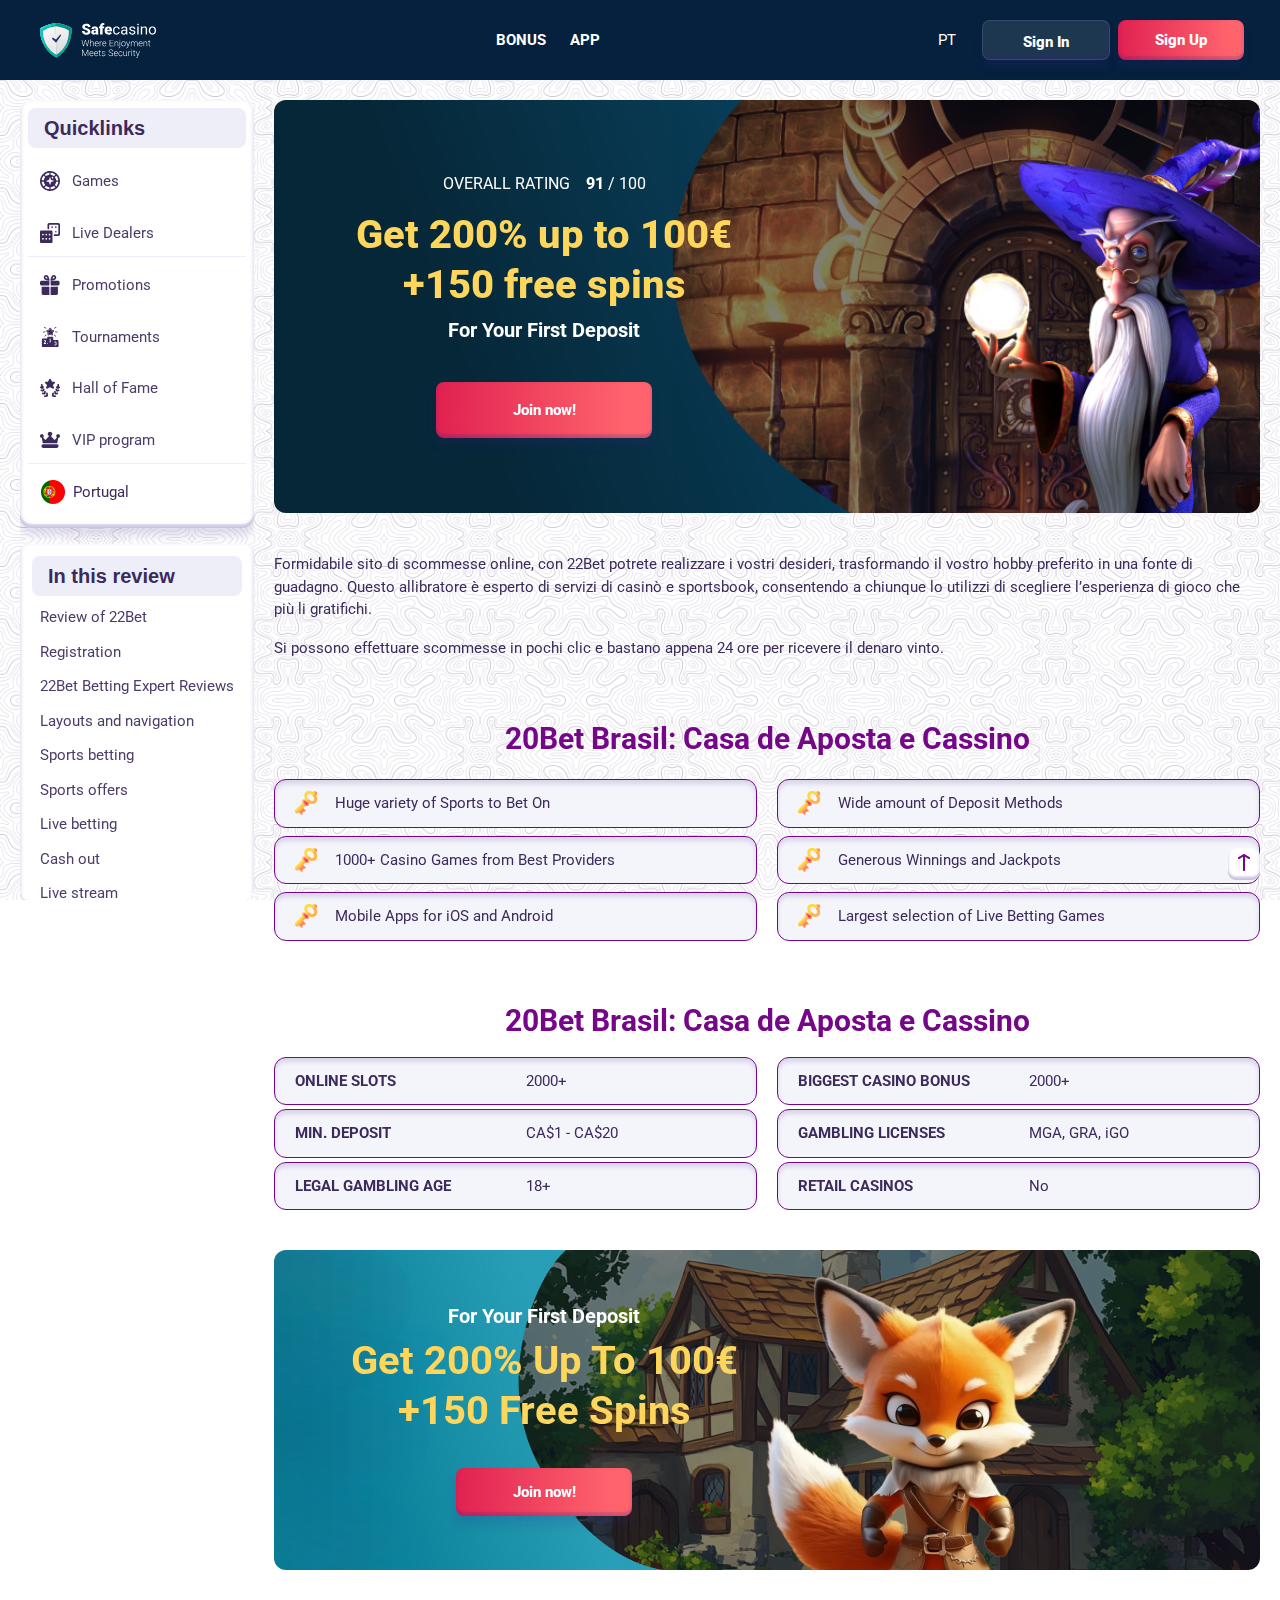
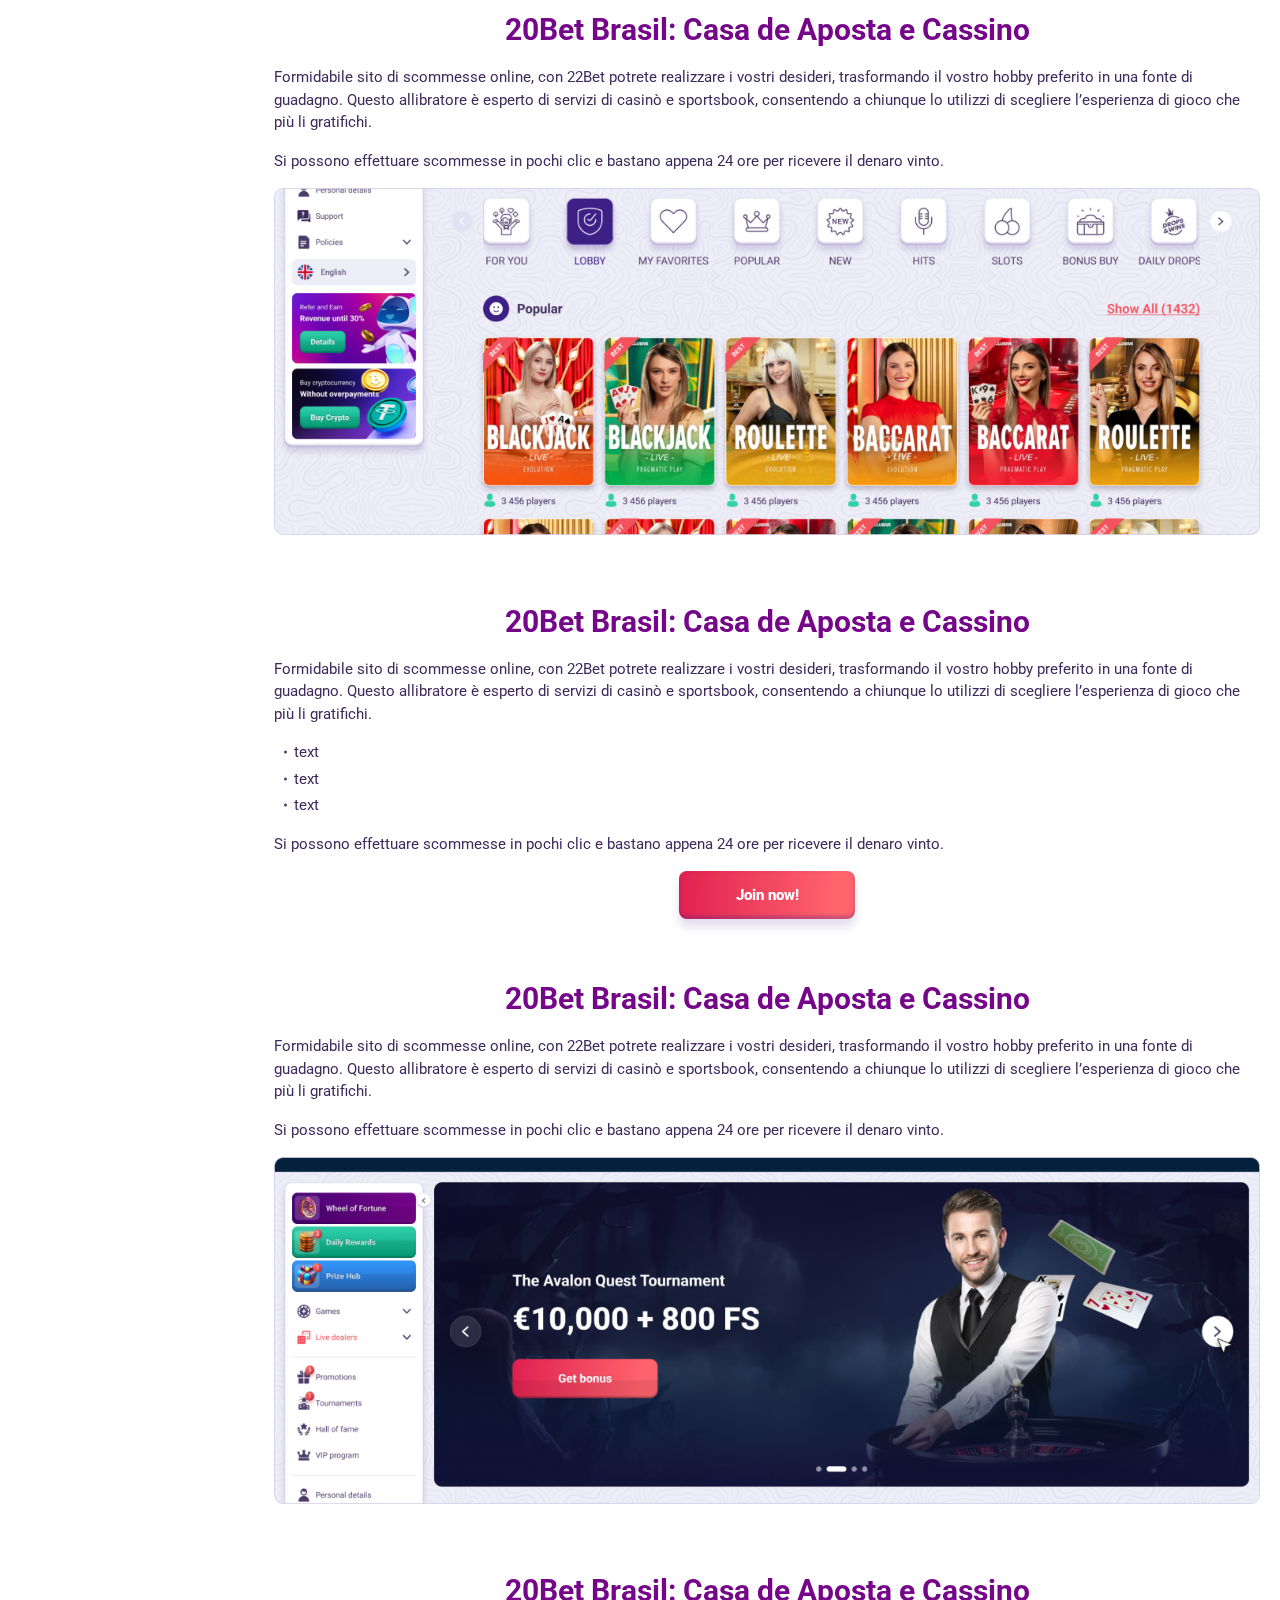
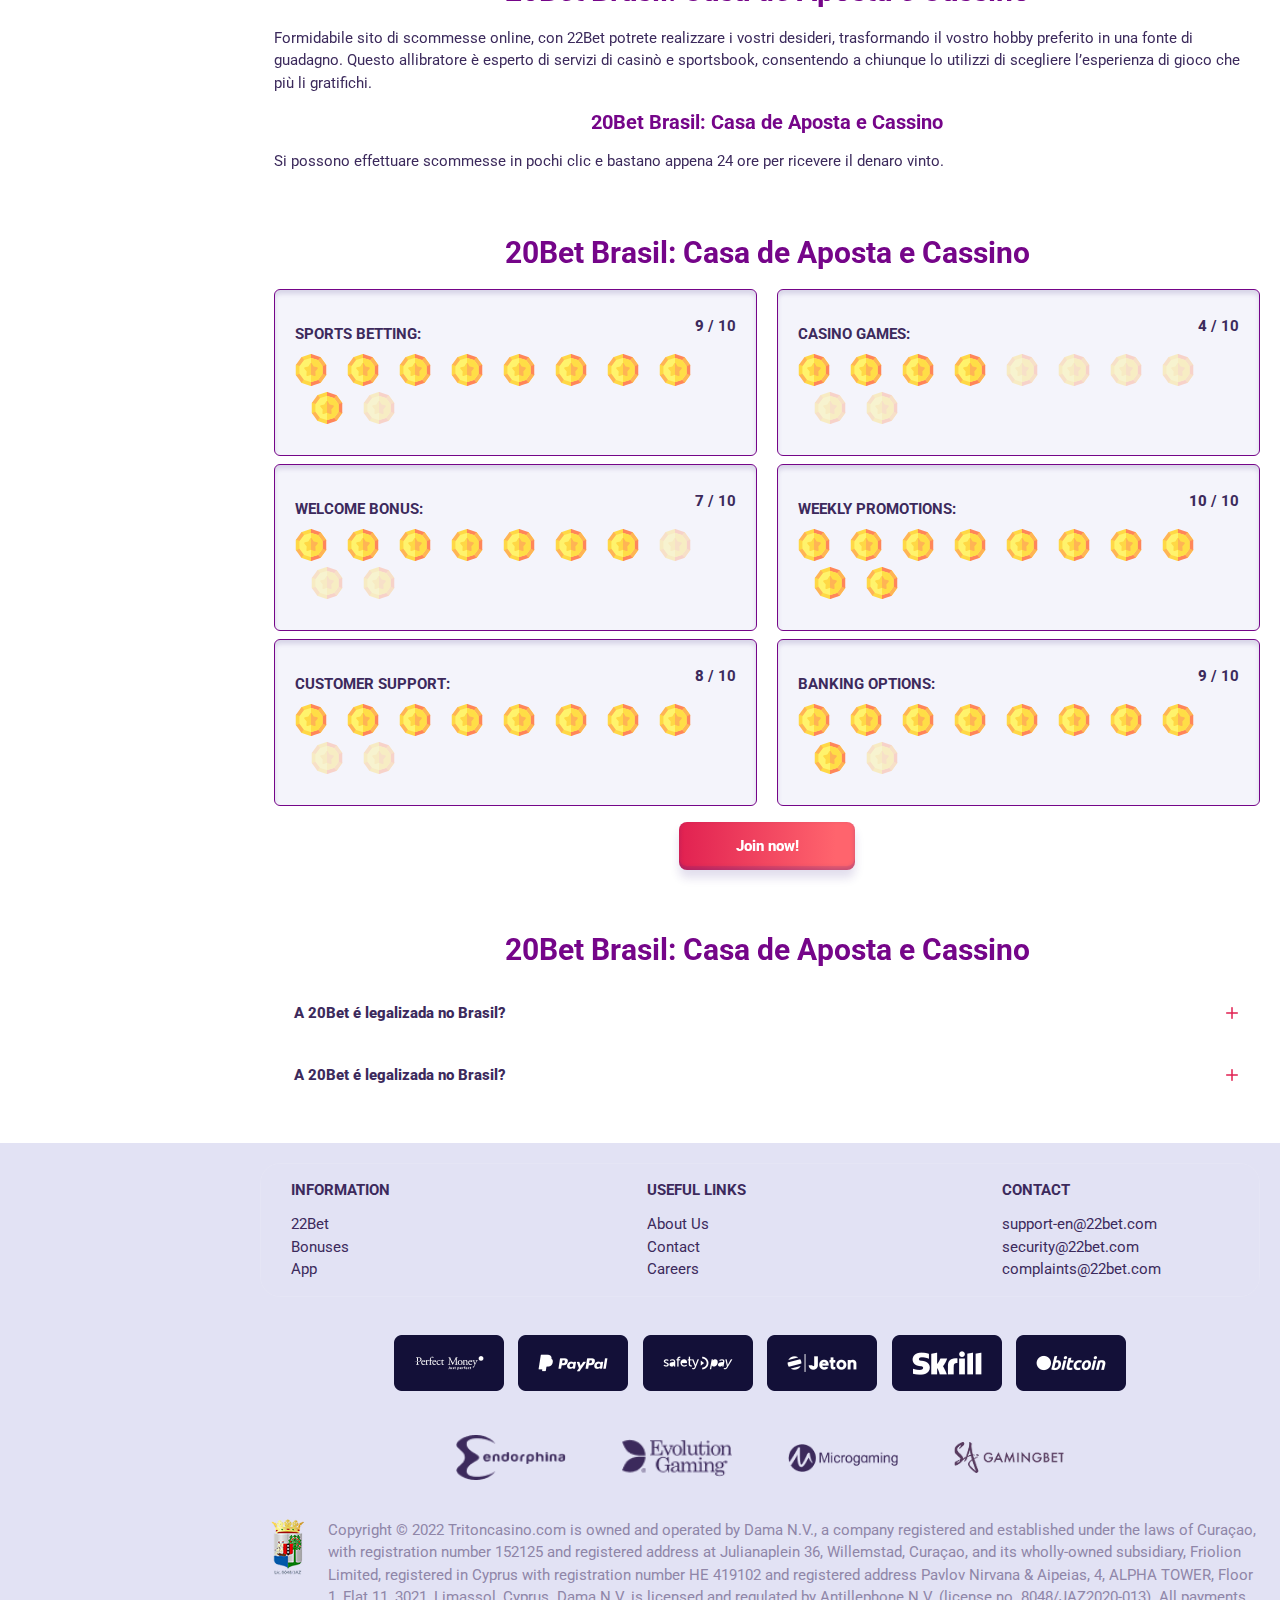
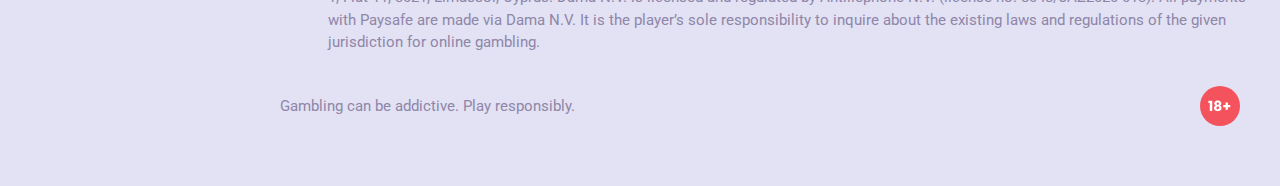
<file: index.html>
<!DOCTYPE html>
<html lang="pt">
  <head>
    <meta charset="UTF-8" />
    <meta name="viewport" content="width=device-width, initial-scale=1.0" />
    <title>Get 200% up to 100€
      +150 free spins</title>
    <meta
      name="description"
      content="A 20Bet apostas online é a novidade mais relevante no mercado de apostas do Brasil"
    />
    <meta property="og:site_name" content="Slotsgem Casino" />
    <meta
      property="og:title"
      content="Get 200% up to 100€
      +150 free spins"
    />
    <meta property="og:type" content="website" />
    <meta property="og:url" content="http://safecasino.com.pt/" />
    <meta property="og:image" content />
    <meta property="og:image:alt" content />
    <meta property="og:locale" content="pt" />
    <meta
      property="og:description"
      content="A 20Bet apostas online é a novidade mais relevante no mercado de apostas do Brasil"
    />
    <link rel="preconnect" href="https://fonts.googleapis.com" />
    <link rel="preconnect" href="https://fonts.gstatic.com" crossorigin />
    <link
      href="https://fonts.googleapis.com/css2?family=Poppins:wght@400;500;600;700;900&family=Roboto&family=Roboto+Condensed:ital,wght@0,100..900;1,100..900&display=swap"
      rel="stylesheet"
    />
    <link rel="stylesheet" href="./css/reset.css" />
    <link rel="stylesheet" href="./css/main.css" />
    <link rel="stylesheet" href="./css/media.css" />
    <link rel="icon" href="./images/favicon.png" type="image/x-icon" />
     <script src="https://code.jquery.com/jquery-3.6.1.min.js" integrity="sha256-o88AwQnZB+VDvE9tvIXrMQaPlFFSUTR+nldQm1LuPXQ=" crossorigin="anonymous"></script>
  </head>
  <body>
    <header class="header">
      <section class="content header__content">
        <a href="./index.html" class="logo header__logo"
          ><img src="./images/logo.svg" alt="logo" title=""
        /></a>
        <button class="header__btn-menu">
          <svg
            width="16px"
            height="16px"
            viewBox="0 0 16 16"
            xmlns="http://www.w3.org/2000/svg"
          >
            <rect y="0" width="16" height="3" rx="1.5"></rect>
            <rect y="6.5" width="16" height="3" rx="1.5"></rect>
            <rect y="13" width="16" height="3" rx="1.5"></rect>
          </svg>
        </button>
        <nav class="menu header__menu">
          <ul class="header__menu-list">
            <li><a href="./bonus.html">Bonus</a></li>
            <li><a href="./app.html">App</a></li>
          </ul>
          <div class="header__btn">
            <a
              href="#"
              class="header__button header__button-login header__btn-login"
              >Sign In
            </a>
            <a
              href="#"
              class="header__button header__button-signin header__btn-signin"
              >Sign Up</a
            >
          </div>
          <a class="sidebar__country sidebar__country-menu " href="#">
            <span><img src="./images/flag.png" alt="Sweden Flag" title /></span>
            <span>Portugal</span>
          </a>
        </nav>
        <a class="header__country" href="#">
          <span>pt</span>
        </a>
        <a href="#" class="header__button header__button-login">Sign In </a>
        <a href="#" class="header__button header__button-signin">Sign Up</a>
        
      </section>
    </header>
 <main class="main">
        <aside class="sidebar-wrapper">
            <section class="content sidebar">
              <nav class="menu sidebar__menu">
                <button class="sidebar__nav-button">
                  Quicklinks
                </button>
                <ul>
                  <li >
                    <a href="#" ><img class="icon-default" src="./images/sidebar/games.svg" alt=" Games"  title/>
                      Games</a>
                    
                  </li>
                  <li >
                    <a href="#" ><img class="icon-default" src="./images/sidebar/live.svg" alt="Live Dealers"  title/>
                      
                     Live Dealers</a>
                  </li>
                  <li >
                    <a href="#" > <img class="icon-default" src="./images/sidebar/promotions.svg"  alt="Promotions"  title/>
                      
                      <span>Promotions</span></a>
                  </li> 
                  <li >
                    <a href="#" > <img class="icon-default" src="./images/sidebar/tournaments.svg"  alt="Promotions"  title/>
                      
                      <span>Tournaments</span></a>
                  </li>    
                 
                  <li >
                    <a href="#" ><img class="icon-default" src="./images/sidebar/hall.svg" alt="Hall of Fame" title>
                     
                      Hall of Fame</a>
                  </li>
                  <li >
                    <a href="" ><img class="icon-default" src="./images/sidebar/vip.svg" alt="vip" title/>
                      VIP program</a>
                  </li>
                  
                </ul>

                  <a class="sidebar__country" href="#">
          <span><img src="./images/flag.png" alt="Sweden Flag" title /></span>
          <span>Portugal</span>
        </a>
              </nav>
    
              <div class="sidebar__navigation">
                <button class="sidebar__links-button">
                  In this review
                </button>
                <div class="sidebar__links">
                  <ul class="sidebar__links-list">
                      <li ><a  href="#" title>Review of 22Bet</a></li>
                      <li ><a  href="#" title>Registration</a></li>
                      <li ><a  href="#" title>22Bet Betting Expert Reviews</a></li>
                      <li ><a  href="#" title>Layouts and navigation</a></li>
                      <li ><a  href="#" title>Sports betting</a></li>
                      <li ><a  href="#" title>Sports offers</a></li>
                      <li ><a  href="#" title>Live betting</a></li>
                      <li ><a  href="#" title>Cash out</a></li>
                      <li ><a  href="#" title>Live stream</a></li>
                  </ul>
                </div>
              </div>
            </section>
          </aside>
    
          <section class="content__wrapper">
            <section class="content hero hero__content">
              <div class="background hero__background">
                <img src="./images/main/bg-main.png" alt="hero" title />
              </div>
    
              <div class="hero__data">
                <div
                  class="hero__rating"
                  itemscope
                  itemtype="http://schema.org/Game"
                >
                  <p>Overall Rating</p>
                  <meta itemprop="name" content="http://safecasino.com.pt/" />
                  <span
                    itemprop="aggregateRating"
                    itemscope
                    itemtype="http://schema.org/AggregateRating"
                  >
                    <span itemprop="ratingValue"> 91 </span>
                    <span> / </span>
                    <span itemprop="bestRating"> 100 </span>
                    <meta itemprop="reviewCount" content="100" />
                  </span>
                </div>
                <h1 class="title general hero__title">
                  Get 200% up to 100€
                  +150 free spins <strong>for your first deposit</strong>
                </h1>
                <a href="#" class="button hero__button">Join now!</a>
              </div>
            </section>
            <section class="content page-nav">
              <div class="page-nav-button sidebar__links-button">
                In this review
              </div>
              <ul class="page-nav-list sidebar__links-list">
               
                <li ><a  href="#" title>Review of 22Bet</a></li>
                <li ><a  href="#" title>Registration</a></li>
                <li ><a  href="#" title>22Bet Betting Expert Reviews</a></li>
                <li ><a  href="#" title>Layouts and navigation</a></li>
                <li ><a  href="#" title>Sports betting</a></li>
                <li ><a  href="#" title>Sports offers</a></li>
                <li ><a  href="#" title>Live betting</a></li>
                <li ><a  href="#" title>Cash out</a></li>
                <li ><a  href="#" title>Live stream</a></li>
              </ul>
            </section>
            <section class="content article ">
          
                <p >
                  Formidabile sito di scommesse online, con 22Bet potrete realizzare i
                  vostri desideri, trasformando il vostro hobby preferito in una fonte
                  di guadagno. Questo allibratore è esperto di servizi di casinò e
                  sportsbook, consentendo a chiunque lo utilizzi di scegliere
                  l’esperienza di gioco che più li gratifichi.
                </p>
            
                <p >
                  Si possono effettuare scommesse in pochi clic e bastano appena 24 ore
                  per ricevere il denaro vinto.
                </p>
              </section> 
              <section class="content features">
                <h2 class="title high features__title">20Bet Brasil: Casa de Aposta e Cassino</h2>
                  <div class="features__list">
                    <div class="features__info">
                    <ul >
                      <li class="features__item">
                              Huge variety of Sports to Bet On
                      </li>
                      <li>
                        1000+ Casino Games from Best Providers
                      </li>
                      <li>
                        Mobile Apps for iOS and Android
                      </li>
                    </ul>
                    </div>
                   <div class="features__info">
                    <ul >
                      <li>
                        Wide amount of Deposit Methods
                      </li>
                      <li>
                        Generous Winnings and Jackpots
                      </li>
                      <li>
                       Largest selection of Live Betting Games
                      </li>
                    </ul>
                   </div>
                  </div>
              </section>  
              <section class="content about">
                <h2 class="title high about__title">20Bet Brasil: Casa de Aposta e Cassino</h2>
                <table class="about__table">
                  <tbody class="about__group">
                    
                      <tr>
                      <td>Online slots</td>
                      <td>2000+</td>
                     </tr>
                     
                     <tr>
                      <td>Min. deposit</td>
                      <td>CA$1 - CA$20</td>
                     </tr>
                     <tr>
                      <td>Legal gambling age</td>
                      <td>18+</td>
                    </tr>
                    </div>
                  </tbody>
                  <tbody class="about__group">
                       
                      <tr>
                        <td>Biggest casino bonus</td>
                        <td>2000+</td>
                       </tr>
                      <tr>
                        <td>Gambling licenses</td>
                        <td>MGA, GRA, iGO</td>
                      </tr>
                      <tr>
                        <td>Retail casinos</td>
                        <td>No</td>
                      </tr>
                    </div>
                  </tbody>
                </table>
              </section> 
         
              <section class="content banner">
                <div class="background banner__background">
                  
                  <img src="./images/main/banner-main.png" alt="banner" title />
                </div>
                <div class="banner__info">
                  <h2 class="title high banner__title-main">
                    for your first deposit
                    <strong> Get 200% up to 100€
                      +150 free spins </strong>
                  </h2>
                  <a href="#" class="button banner__button">Join now!</a>
                </div>
              </section>
              
             <section class=" content article">
                <h2 class="article__title high title">20Bet Brasil: Casa de Aposta e Cassino</h2>
                
                <p class="">
                  Formidabile sito di scommesse online, con 22Bet potrete realizzare i
                  vostri desideri, trasformando il vostro hobby preferito in una fonte
                  di guadagno. Questo allibratore è esperto di servizi di casinò e
                  sportsbook, consentendo a chiunque lo utilizzi di scegliere
                  l’esperienza di gioco che più li gratifichi.
                </p>
                
                <p >
                  Si possono effettuare scommesse in pochi clic e bastano appena 24 ore
                  per ricevere il denaro vinto.
                </p>
                <div class="images">
                  <img
                  src="./images/main/image1-main.png"
                  alt="images" title
                  class=""
                  
                />
                </div>
              </section>
              <section class=" content article ">
                <h2 class="article__title high title">20Bet Brasil: Casa de Aposta e Cassino</h2>
                <p >
                  Formidabile sito di scommesse online, con 22Bet potrete realizzare i
                  vostri desideri, trasformando il vostro hobby preferito in una fonte
                  di guadagno. Questo allibratore è esperto di servizi di casinò e
                  sportsbook, consentendo a chiunque lo utilizzi di scegliere
                  l’esperienza di gioco che più li gratifichi.
                </p>
                <ul>
                  <li >text</li>
                  <li >text</li>
                  <li >text</li>
                </ul>
                <p >
                  Si possono effettuare scommesse in pochi clic e bastano appena 24 ore
                  per ricevere il denaro vinto.
                </p>
                
                <a href="#" class="button  article__button">Join now!</a>
              </section>
              <section class=" content article">
                <h2 class="article__title high title">20Bet Brasil: Casa de Aposta e Cassino</h2>
               
                <p class="">
                  Formidabile sito di scommesse online, con 22Bet potrete realizzare i
                  vostri desideri, trasformando il vostro hobby preferito in una fonte
                  di guadagno. Questo allibratore è esperto di servizi di casinò e
                  sportsbook, consentendo a chiunque lo utilizzi di scegliere
                  l’esperienza di gioco che più li gratifichi.
                </p>
                <p >
                  Si possono effettuare scommesse in pochi clic e bastano appena 24 ore
                  per ricevere il denaro vinto.
                </p>
                <div class="images">
                  <img
                  src="./images/main/image2-main.png"
                  alt="images" title
                  class=""
                  
                />
                </div>
              </section>
              <section class=" content article ">
                <h2 class="article__title high title">20Bet Brasil: Casa de Aposta e Cassino</h2>
                <p >
                  Formidabile sito di scommesse online, con 22Bet potrete realizzare i
                  vostri desideri, trasformando il vostro hobby preferito in una fonte
                  di guadagno. Questo allibratore è esperto di servizi di casinò e
                  sportsbook, consentendo a chiunque lo utilizzi di scegliere
                  l’esperienza di gioco che più li gratifichi.
                </p>
                
                <h3>20Bet Brasil: Casa de Aposta e Cassino</h3>
                
                <p >
                  Si possono effettuare scommesse in pochi clic e bastano appena 24 ore
                  per ricevere il denaro vinto.
                </p>
               
              </section>
             <section class="content ratings ">
                <h2 class="ratings__title title high">
                  20Bet Brasil: Casa de Aposta e Cassino
                </h2>
                
          <div class="ratings__content">
            <ul class="ratings__list">
              <li>
                <div  class="ratings__info">
                  <span class="ratings__data">
                    <span>9</span>
                    <span>/</span>
                    <span>10</span>
                  </span>
                 
                  <p>Sports betting:</p>
              
                </div>
                <div class="ratings__img">
                  <img src="./images/main/ratings-icon.svg" alt="ratings" title>
                  <img src="./images/main/ratings-icon.svg" alt="ratings" title>
                  <img src="./images/main/ratings-icon.svg" alt="ratings" title>
                  <img src="./images/main/ratings-icon.svg" alt="ratings" title>
                  <img src="./images/main/ratings-icon.svg" alt="ratings" title>
                  <img src="./images/main/ratings-icon.svg" alt="ratings" title>
                  <img src="./images/main/ratings-icon.svg" alt="ratings" title>
                  <img src="./images/main/ratings-icon.svg" alt="ratings" title>
                  <img src="./images/main/ratings-icon.svg" alt="ratings" title>
                  <img class="ratings-icon-grey" src="./images/main/ratings-icon-grey.svg" alt="ratings" title>
                  
                </div>
              </li>
              <li>
                <div class="ratings__info">
                  <span class="ratings__data">
                    <span>7</span>
                    <span>/</span>
                    <span>10</span>
                  </span>
                 
                  <p>Welcome Bonus:
                  </p>
                  
                </div>
                <div class="ratings__img">
                  <img src="./images/main/ratings-icon.svg" alt="ratings" title>
                  <img src="./images/main/ratings-icon.svg" alt="ratings" title>
                  <img src="./images/main/ratings-icon.svg" alt="ratings" title>
                  <img src="./images/main/ratings-icon.svg" alt="ratings" title>
                  <img src="./images/main/ratings-icon.svg" alt="ratings" title>
                <img src="./images/main/ratings-icon.svg" alt="ratings" title>
                <img src="./images/main/ratings-icon.svg" alt="ratings" title>
                  <img class="ratings-icon-grey" src="./images/main/ratings-icon-grey.svg" alt="ratings" title>
                  <img class="ratings-icon-grey" src="./images/main/ratings-icon-grey.svg" alt="ratings" title>
                  <img class="ratings-icon-grey" src="./images/main/ratings-icon-grey.svg" alt="ratings" title>
              
                </div>
              </li>
              <li>
                <div class="ratings__info">
                  <span class="ratings__data">
                    <span>8</span>
                    <span>/</span>
                    <span>10</span>
                  </span>
                  
                  <p>Customer support:</p>
                  
                </div>
                <div class="ratings__img">
                  <img src="./images/main/ratings-icon.svg" alt="ratings" title>
                  <img src="./images/main/ratings-icon.svg" alt="ratings" title>
                  <img src="./images/main/ratings-icon.svg" alt="ratings" title>
                  <img src="./images/main/ratings-icon.svg" alt="ratings" title>
                  <img src="./images/main/ratings-icon.svg" alt="ratings" title>
                  <img src="./images/main/ratings-icon.svg" alt="ratings" title>
                  <img src="./images/main/ratings-icon.svg" alt="ratings" title>
                  <img src="./images/main/ratings-icon.svg" alt="ratings" title>
                  <img class="ratings-icon-grey" src="./images/main/ratings-icon-grey.svg" alt="ratings" title>
                  <img class="ratings-icon-grey" src="./images/main/ratings-icon-grey.svg" alt="ratings" title>
                  
                </div>  
            </li>
            </ul>
            <ul class="ratings__list">
            <li>
              <div class="ratings__info">
                <span class="ratings__data">
                  <span>4</span>
                  <span>/</span>
                  <span>10</span>
                </span>
               
                <p>Casino games:</p>
                
              </div>
              <div class="ratings__img">
                <img src="./images/main/ratings-icon.svg" alt="ratings" title>
                <img src="./images/main/ratings-icon.svg" alt="ratings" title>
                <img src="./images/main/ratings-icon.svg" alt="ratings" title>
                <img src="./images/main/ratings-icon.svg" alt="ratings" title>
                <img class="ratings-icon-grey" src="./images/main/ratings-icon-grey.svg" alt="ratings" title>
                <img class="ratings-icon-grey" src="./images/main/ratings-icon-grey.svg" alt="ratings" title>
                <img class="ratings-icon-grey" src="./images/main/ratings-icon-grey.svg" alt="ratings" title>
                <img class="ratings-icon-grey" src="./images/main/ratings-icon-grey.svg" alt="ratings" title>
                <img class="ratings-icon-grey" src="./images/main/ratings-icon-grey.svg" alt="ratings" title>
                <img class="ratings-icon-grey" src="./images/main/ratings-icon-grey.svg" alt="ratings" title>
               
              </div>
             
            </li>
              <li>
                <div class="ratings__info">
                  <span class="ratings__data">
                    <span>10</span>
                    <span>/</span>
                    <span>10</span>
                  </span>
                 
                  <p>Weekly Promotions:
                    </p>
                  
                </div>
                <div class="ratings__img">
                  <img src="./images/main/ratings-icon.svg" alt="ratings" title>
                <img src="./images/main/ratings-icon.svg" alt="ratings" title>
                <img src="./images/main/ratings-icon.svg" alt="ratings" title>
                <img src="./images/main/ratings-icon.svg" alt="ratings" title>
                <img src="./images/main/ratings-icon.svg" alt="ratings" title>
                <img src="./images/main/ratings-icon.svg" alt="ratings" title>
                <img src="./images/main/ratings-icon.svg" alt="ratings" title>
                <img src="./images/main/ratings-icon.svg" alt="ratings" title>
                <img src="./images/main/ratings-icon.svg" alt="ratings" title>
                <img src="./images/main/ratings-icon.svg" alt="ratings" title>
                </div>  
              </li>
             

             
            <li>
              <div class="ratings__info">
                <span class="ratings__data">
                  <span>9</span>
                  <span>/</span>
                  <span>10</span>
                </span>
                 
                <p>Banking Options:</p>
                
              </div> 
              <div class="ratings__img">
                <img src="./images/main/ratings-icon.svg" alt="ratings" title>
                <img src="./images/main/ratings-icon.svg" alt="ratings" title>
                <img src="./images/main/ratings-icon.svg" alt="ratings" title>
                <img src="./images/main/ratings-icon.svg" alt="ratings" title>
                <img src="./images/main/ratings-icon.svg" alt="ratings" title>
                <img src="./images/main/ratings-icon.svg" alt="ratings" title>
                <img src="./images/main/ratings-icon.svg" alt="ratings" title>
                <img src="./images/main/ratings-icon.svg" alt="ratings" title>
                <img src="./images/main/ratings-icon.svg" alt="ratings" title>
                <img class="ratings-icon-grey" src="./images/main/ratings-icon-grey.svg" alt="ratings" title>
              </div>
            </li> 
          
            </ul>
           
          </div>
            
              <a href="#" class="button ratings__button">Join now!</a>
              </section>
               <section class="content faq ">
                <h2 class="title high faq__title ">20Bet Brasil: Casa de Aposta e Cassino</h2>
                <ul class="faq__list " itemscope itemtype="https://schema.org/FAQPage">
                  <li class="faq__item"  itemscope itemprop="mainEntity" itemtype="https://schema.org/Question">
                    <h3 class="title medium faq__subtitle js-button-expander"  itemprop="name">A 20Bet é legalizada no Brasil?
                     </h3>
                    <div  class="faq__answer js-expand-content" itemscope  itemprop="acceptedAnswer" itemtype="https://schema.org/Answer">
                      <p  itemprop="text">
                        O pacote especial para novos usuários da 20Bet paga 100% sobre o primeiro depósito, com limite de 600 BRL.
                      </p>
                    </div>
                  </li>
                  <li class="faq__item"  itemscope itemprop="mainEntity" itemtype="https://schema.org/Question">
                    <h3 class="title medium faq__subtitle js-button-expander"  itemprop="name">A 20Bet é legalizada no Brasil?</h3>
                    <div class="faq__answer js-expand-content" itemscope  itemprop="acceptedAnswer" itemtype="https://schema.org/Answer">
                      <p  itemprop="text">
                        O pacote especial para novos usuários da 20Bet paga 100% sobre o primeiro depósito, com limite de 600 BRL.
                      </p>
                    </div>
                  </li> 
                  
                  
                </ul>
              </section> 
              <div class=""  onclick="scrollToTop()">
                <button class="main__arrow" id="scrollToTopBtn"></button>
              </div> 
          </section>
    
    </main> 
    <footer class="footer">
      <section class="content footer__content">
        
        <ul class="footer__menu">
          <li>
            <div>Information</div>
            <ul class="footer__info">
              <li><a href="#">22Bet
              </a></li>
              <li><a href="#">Bonuses</a></li>
              <li><a href="#">App
              </a></li>
              
            
            </ul>
          </li>
          
          <li>
            <div>Useful Links</div>
            <ul class="footer__info">
              <li><a href="#">About Us</a></li>
              <li><a href="#">Contact</a></li>
              <li><a href="#">Careers</a></li>
            </ul>
          </li>
          <li>
            <div>Contact
            </div>
            <ul class="footer__info">
              <li><a href="mailto:support-en@22bet.com" >support-en@22bet.com</a></li>
              <li><a href="mailto:security@22bet.com">security@22bet.com</a></li>
              <li><a href="mailto:complaints@22bet.com">complaints@22bet.com</a></li>
            </ul>
          </li>
        </ul>
        <ul class="footer__cards">
          <li>
            <a href="#"><img src="./images/perfect.png" alt="cards" title /></a>
          </li>
          <li>
            <a href="#"><img src="./images/paypal.png" alt="cards" title /></a>
          </li>
          <li>
            <a href="#"
              ><img src="./images/safety.png" alt="cards" title
            /></a>
          </li>
          <li>
            <a href="#"><img src="./images/jeton.png" alt="cards" title /></a>
          </li>
          <li>
            <a href="#"><img src="./images/scrill.png" alt="cards" title /></a>
          </li>
          <li>
            <a href="#"><img src="./images/bitcoin.png" alt="cards" title /></a>
          </li>
          
        </ul>
        <ul class="footer__cards footer__cards-last">
          <li>
            <a href="#"><img src="./images/endorfina.png" alt="cards" title /></a>
          </li>
          <li>
            <a href="#"><img src="./images/evolution.png" alt="cards" title /></a>
          </li>
          <li>
            <a href="#"
              ><img src="./images/micro.png" alt="cards" title
            /></a>
          </li>
          <li>
            <a href="#"><img src="./images/gaming.png" alt="cards" title /></a>
          </li>
          
          
        </ul>
        <div class="footer__wrap">
          <img src="./images/footer-frame.png" alt="logo" title />
          <p>
            Copyright &copy; 2022 Tritoncasino.com is owned and operated by Dama N.V., a company registered and established under the laws of Curaçao, with registration number 152125 and registered address at Julianaplein 36, Willemstad, Curaçao, and its wholly-owned subsidiary, Friolion Limited, registered in Cyprus with registration number HE 419102 and registered address Pavlov Nirvana & Aipeias, 4, ALPHA TOWER, Floor 1, Flat 11, 3021, Limassol, Cyprus. Dama N.V. is licensed and regulated by Antillephone N.V. (license no. 8048/JAZ2020-013). All payments with Paysafe are made via Dama N.V. It is the player’s sole responsibility to inquire about the existing laws and regulations of the given jurisdiction for online gambling.
          </p>
        </div>
        <div class="footer__wrapp">
          
          <p>
            Gambling can be addictive. Play responsibly.
          </p>
          <img src="./images/age.svg" alt="age" title />
        </div>
      </section>
    </footer>
    <script src="./js/sidebar.js" defer></script>
    <script src="./js/arrowUp.js" defer></script>
    <script src="./js/expander.js" defer></script>
    <script src="./js/mobile-menu.js" defer></script>
  </body>
</html>
</file>
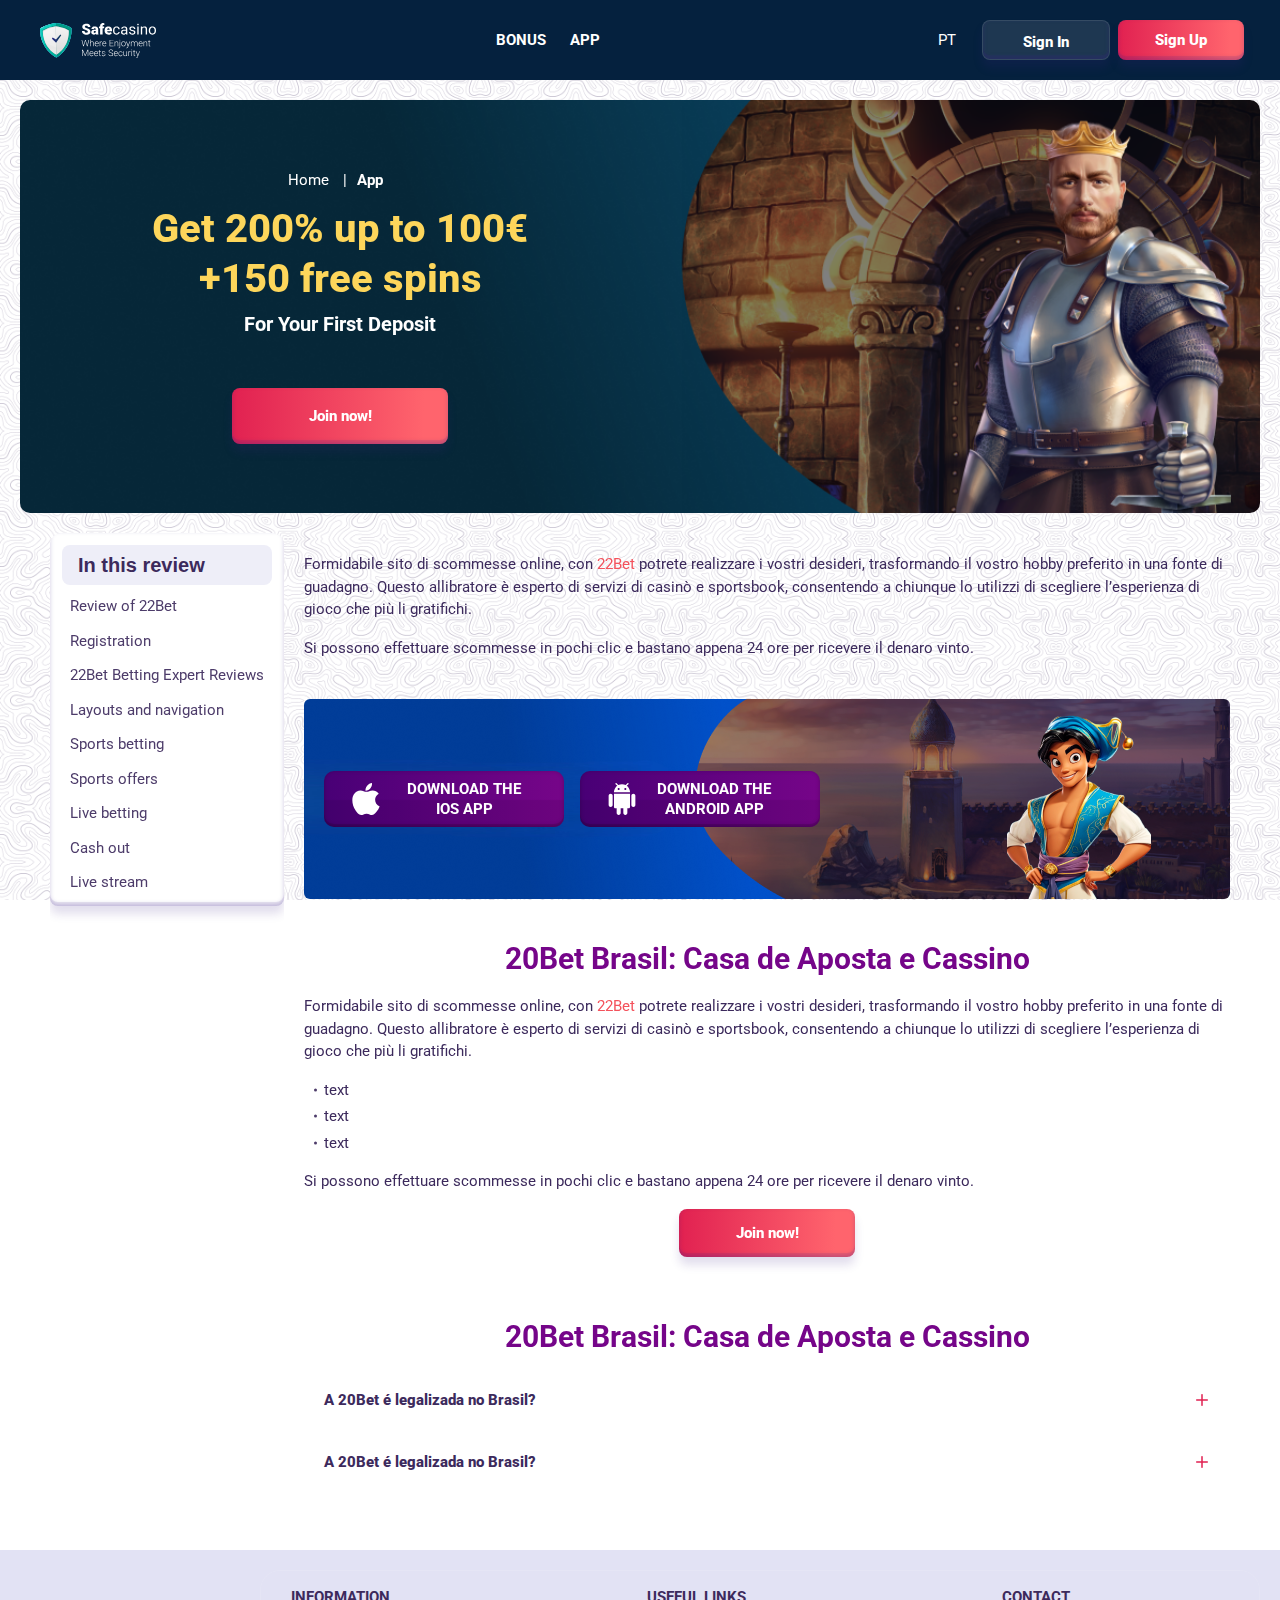
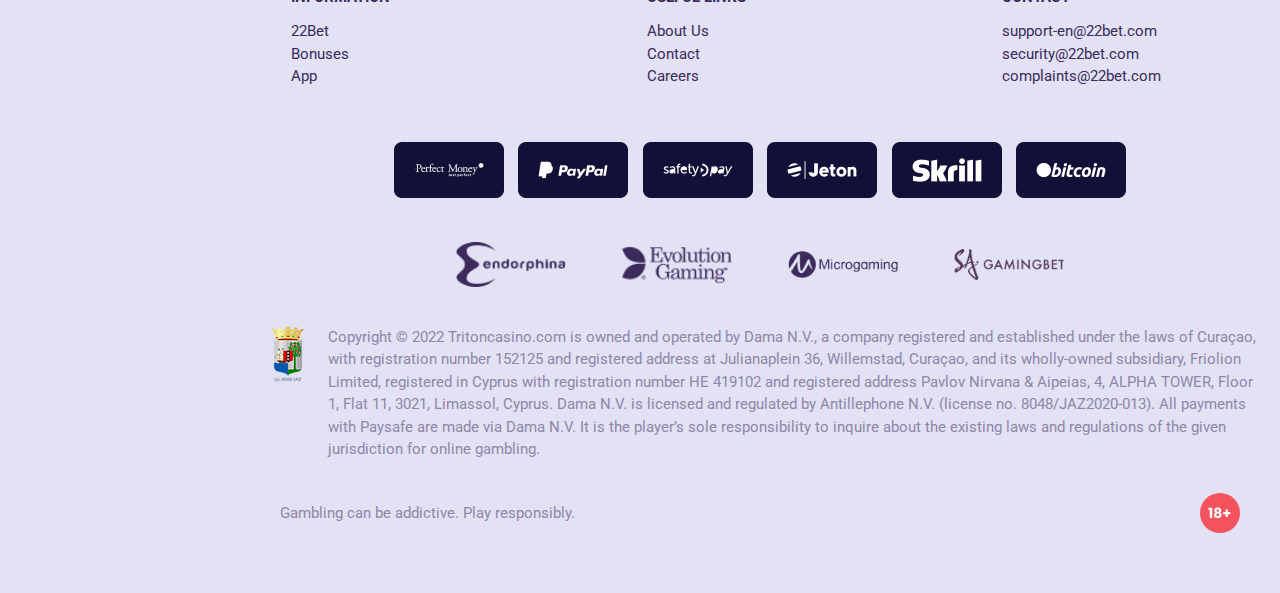
<file: app.html>
<!DOCTYPE html>
<html lang="pt">
  <head>
    <meta charset="UTF-8" />
    <meta name="viewport" content="width=device-width, initial-scale=1.0" />
    <title>Get 200% up to 100€
      +150 free spins</title>
    <meta
      name="description"
      content="A 20Bet apostas online é a novidade mais relevante no mercado de apostas do Brasil"
    />
    <meta property="og:site_name" content="Slotsgem Casino" />
    <meta
      property="og:title"
      content="Get 200% up to 100€
      +150 free spins"
    />
    <meta property="og:type" content="website" />
    <meta property="og:url" content="http://safecasino.com.pt/" />
    <meta property="og:image" content />
    <meta property="og:image:alt" content />
    <meta property="og:locale" content="pt" />
    <meta
      property="og:description"
      content="A 20Bet apostas online é a novidade mais relevante no mercado de apostas do Brasil."
    />
    <link rel="preconnect" href="https://fonts.googleapis.com" />
    <link rel="preconnect" href="https://fonts.gstatic.com" crossorigin />
    <link
      href="https://fonts.googleapis.com/css2?family=Poppins:wght@400;500;600;700;900&family=Roboto&family=Roboto+Condensed:ital,wght@0,100..900;1,100..900&display=swap"
      rel="stylesheet"
    />
    <link rel="stylesheet" href="./css/reset.css" />
    <link rel="stylesheet" href="./css/main.css" />
    <link rel="stylesheet" href="./css/media.css" />
    <link rel="icon" href="./images/favicon.png" type="image/x-icon" />
    <script
      src="https://code.jquery.com/jquery-3.6.1.min.js"
      integrity="sha256-o88AwQnZB+VDvE9tvIXrMQaPlFFSUTR+nldQm1LuPXQ="
      crossorigin="anonymous"
    ></script>
  </head>
  <body>
    <header class="header">
      <section class="content header__content">
        <a href="./index.html" class="logo header__logo"
          ><img src="./images/logo.svg" alt="logo" title=""
        /></a>
        <button class="header__btn-menu">
          <svg
            width="16px"
            height="16px"
            viewBox="0 0 16 16"
            xmlns="http://www.w3.org/2000/svg"
          >
            <rect y="0" width="16" height="3" rx="1.5"></rect>
            <rect y="6.5" width="16" height="3" rx="1.5"></rect>
            <rect y="13" width="16" height="3" rx="1.5"></rect>
          </svg>
        </button>
        <nav class="menu header__menu">
          <ul class="header__menu-list">
            <li><a href="./bonus.html">Bonus</a></li>
            <li><a href="./app.html">App</a></li>
          </ul>
          <div class="header__btn">
            <a
              href="#"
              class="header__button header__button-login header__btn-login"
              >Sign In
            </a>
            <a
              href="#"
              class="header__button header__button-signin header__btn-signin"
              >Sign Up</a
            >
          </div>
          <a class="sidebar__country sidebar__country-menu " href="#">
            <span><img src="./images/flag.png" alt="Sweden Flag" title /></span>
            <span>Portugal</span>
          </a>
        </nav>
        <a class="header__country" href="#">
          <span>pt</span>
        </a>
        <a href="#" class="header__button header__button-login">Sign In </a>
        <a href="#" class="header__button header__button-signin">Sign Up</a>

        
      </section>
    </header>
    <main class="main main-page">
      <section class=" hero hero__app hero__page">
        <div class="background hero__background">
          <img src="./images/app/bg-app.png" alt="hero" title />
        </div>

        <div class="hero__data hero__data-app">
          <ul
            class="breadcrumbs"
            itemscope
            itemtype="https://schema.org/BreadcrumbList"
          >
            <li
              itemprop="itemListElement"
              itemscope
              itemtype="https://schema.org/ListItem"
            >
              <a href="#" itemprop="item">
                <span itemprop="name">Home</span></a
              >
              <meta itemprop="position" content="1" />
            </li>
            <li
              itemprop="itemListElement"
              itemscope
              itemtype="https://schema.org/ListItem"
            >
              <a href="#" itemprop="item"> <span itemprop="name">App</span></a>
              <meta itemprop="position" content="2" />
            </li>
          </ul>
          <h1 class="title general hero__title">
            Get 200% up to 100€
            +150 free spins <strong>for your first deposit</strong>
          </h1>
          
          <a href="#" class="button hero__button hero__button-app">Join now!</a>
        </div>
      </section>
      <section class="main__wrap main__wrap-page">
      <aside class="sidebar-wrapper">
        <section class="content sidebar">
         
          <div class="sidebar__navigation">
          <button class="sidebar__links-button">In this review</button>
          <div class="sidebar__links">
            <ul class="sidebar__links-list">
              <li><a href="#" title>Review of 22Bet</a></li>
              <li><a href="#" title>Registration</a></li>
              <li><a href="#" title>22Bet Betting Expert Reviews</a></li>
              <li><a href="#" title>Layouts and navigation</a></li>
              <li><a href="#" title>Sports betting</a></li>
              <li><a href="#" title>Sports offers</a></li>
              <li><a href="#" title>Live betting</a></li>
              <li><a href="#" title>Cash out</a></li>
              <li><a href="#" title>Live stream</a></li>
            </ul>
          </div>
          </div>
        </section>
      </aside>

      <section class="content__wrapper">
       
        <section class="content page-nav">
          <div class="page-nav-button sidebar__links-button">In this review</div>
          <ul class="page-nav-list sidebar__links-list">
            <li><a href="#" title>Review of 22Bet</a></li>
            <li><a href="#" title>Registration</a></li>
            <li><a href="#" title>22Bet Betting Expert Reviews</a></li>
            <li><a href="#" title>Layouts and navigation</a></li>
            <li><a href="#" title>Sports betting</a></li>
            <li><a href="#" title>Sports offers</a></li>
            <li><a href="#" title>Live betting</a></li>
            <li><a href="#" title>Cash out</a></li>
            <li><a href="#" title>Live stream</a></li>
          </ul>
        </section>
        <section class="content article">
        
          <p>
            Formidabile sito di scommesse online, con
            <a href="#" class="article__link">22Bet</a> potrete realizzare i vostri desideri, trasformando il vostro hobby preferito in una fonte di guadagno. Questo allibratore è esperto di servizi di casinò e sportsbook, consentendo a chiunque lo utilizzi di scegliere l’esperienza di gioco che più li gratifichi.
          </p>
          <p>Si possono effettuare scommesse in pochi clic e bastano appena 24 ore per ricevere il denaro vinto.</p>
        </section>
        <section class="content  banner__app">
          <div class="background banner__background-app">
            <img class="background-app" src="./images/app/banner-app.png" alt="banner" title />
          </div>
          <div class="banner__content banner__content-app">
           
                <a href="#" class="banner__btn banner__btn-android"
                >  DOWNLOAD
                THE IOS APP
                </span></a>
                
              
              <a href="#" class="banner__btn banner__btn-app">
                DOWNLOAD THE android APP</a>
            </div>
        
        </section>
        <section class="content article">
          <h2 class="article__title high title">
            20Bet Brasil: Casa de Aposta e Cassino
          </h2>
          <p>
            Formidabile sito di scommesse online, con <a href="#" class="article__link">22Bet</a> potrete realizzare i vostri desideri, trasformando il vostro hobby preferito in una fonte di guadagno. Questo allibratore è esperto di servizi di casinò e sportsbook, consentendo a chiunque lo utilizzi di scegliere l’esperienza di gioco che più li gratifichi.
          </p>
          
          <ul >
            <li >text</li>
                  <li >text</li>
                  <li >text</li>
          </ul>
          <p>Si possono effettuare scommesse in pochi clic e bastano appena 24 ore per ricevere il denaro vinto.</p>
          
          <a href="#" class="button article__button">Join now!</a>
        </section>
        <section class="content faq">
          <h2 class="title high faq__title">20Bet Brasil: Casa de Aposta e Cassino</h2>
          <ul class="faq__list " itemscope itemtype="https://schema.org/FAQPage">
            <li class="faq__item"  itemscope itemprop="mainEntity" itemtype="https://schema.org/Question">
              <h3 class="title medium faq__subtitle js-button-expander"  itemprop="name">A 20Bet é legalizada no Brasil?
               </h3>
              <div  class="faq__answer js-expand-content" itemscope  itemprop="acceptedAnswer" itemtype="https://schema.org/Answer">
                <p  itemprop="text">
                  O pacote especial para novos usuários da 20Bet paga 100% sobre o primeiro depósito, com limite de 600 BRL.
                </p>
              </div>
            </li>
            <li class="faq__item"  itemscope itemprop="mainEntity" itemtype="https://schema.org/Question">
              <h3 class="title medium faq__subtitle js-button-expander"  itemprop="name">A 20Bet é legalizada no Brasil?</h3>
              <div class="faq__answer js-expand-content" itemscope  itemprop="acceptedAnswer" itemtype="https://schema.org/Answer">
                <p  itemprop="text">
                  O pacote especial para novos usuários da 20Bet paga 100% sobre o primeiro depósito, com limite de 600 BRL.
                </p>
              </div>
            </li> 
            
            
          </ul>
        </section>
      </section>
      </section>
    </main>
    <footer class="footer">
      <section class="content footer__content">
        
        <ul class="footer__menu">
          <li>
            <div>Information</div>
            <ul class="footer__info">
              <li><a href="#">22Bet
              </a></li>
              <li><a href="#">Bonuses</a></li>
              <li><a href="#">App
              </a></li>
              
            
            </ul>
          </li>
          
          <li>
            <div>Useful Links</div>
            <ul class="footer__info">
              <li><a href="#">About Us</a></li>
              <li><a href="#">Contact</a></li>
              <li><a href="#">Careers</a></li>
            </ul>
          </li>
          <li>
            <div>Contact
            </div>
            <ul class="footer__info">
              <li><a href="mailto:support-en@22bet.com" >support-en@22bet.com</a></li>
              <li><a href="mailto:security@22bet.com">security@22bet.com</a></li>
              <li><a href="mailto:complaints@22bet.com">complaints@22bet.com</a></li>
            </ul>
          </li>
        </ul>
        <ul class="footer__cards">
          <li>
            <a href="#"><img src="./images/perfect.png" alt="cards" title /></a>
          </li>
          <li>
            <a href="#"><img src="./images/paypal.png" alt="cards" title /></a>
          </li>
          <li>
            <a href="#"
              ><img src="./images/safety.png" alt="cards" title
            /></a>
          </li>
          <li>
            <a href="#"><img src="./images/jeton.png" alt="cards" title /></a>
          </li>
          <li>
            <a href="#"><img src="./images/scrill.png" alt="cards" title /></a>
          </li>
          <li>
            <a href="#"><img src="./images/bitcoin.png" alt="cards" title /></a>
          </li>
          
        </ul>
        <ul class="footer__cards footer__cards-last">
          <li>
            <a href="#"><img src="./images/endorfina.png" alt="cards" title /></a>
          </li>
          <li>
            <a href="#"><img src="./images/evolution.png" alt="cards" title /></a>
          </li>
          <li>
            <a href="#"
              ><img src="./images/micro.png" alt="cards" title
            /></a>
          </li>
          <li>
            <a href="#"><img src="./images/gaming.png" alt="cards" title /></a>
          </li>
          
          
        </ul>
        <div class="footer__wrap">
          <img src="./images/footer-frame.png" alt="logo" title />
          <p>
            Copyright &copy; 2022 Tritoncasino.com is owned and operated by Dama N.V., a company registered and established under the laws of Curaçao, with registration number 152125 and registered address at Julianaplein 36, Willemstad, Curaçao, and its wholly-owned subsidiary, Friolion Limited, registered in Cyprus with registration number HE 419102 and registered address Pavlov Nirvana & Aipeias, 4, ALPHA TOWER, Floor 1, Flat 11, 3021, Limassol, Cyprus. Dama N.V. is licensed and regulated by Antillephone N.V. (license no. 8048/JAZ2020-013). All payments with Paysafe are made via Dama N.V. It is the player’s sole responsibility to inquire about the existing laws and regulations of the given jurisdiction for online gambling.
          </p>
        </div>
        <div class="footer__wrapp">
          
          <p>
            Gambling can be addictive. Play responsibly.
          </p>
          <img src="./images/age.svg" alt="age" title />
        </div>
      </section>
    </footer>
    <script src="./js/sidebar.js" defer></script>
    <script src="./js/expander.js" defer></script>
    <script src="./js/mobile-menu.js" defer></script>
  </body>
</html>
</file>
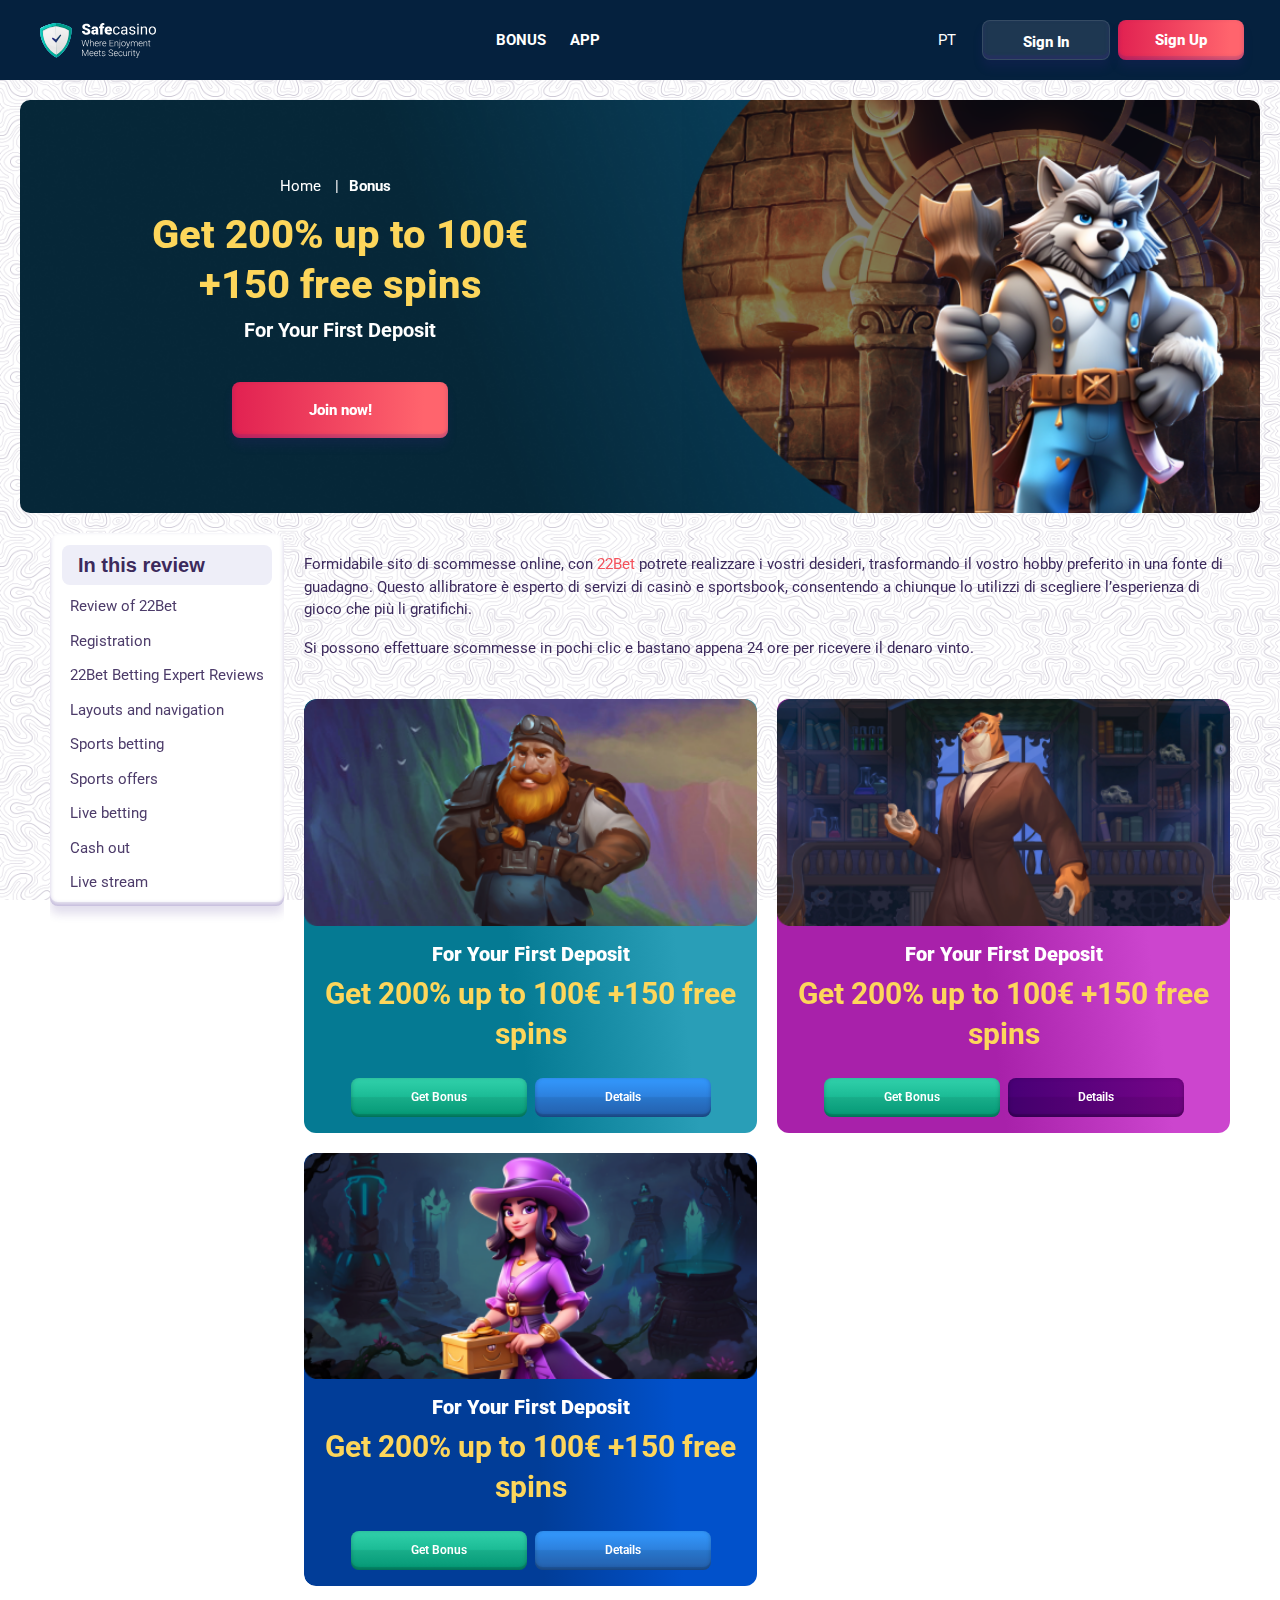
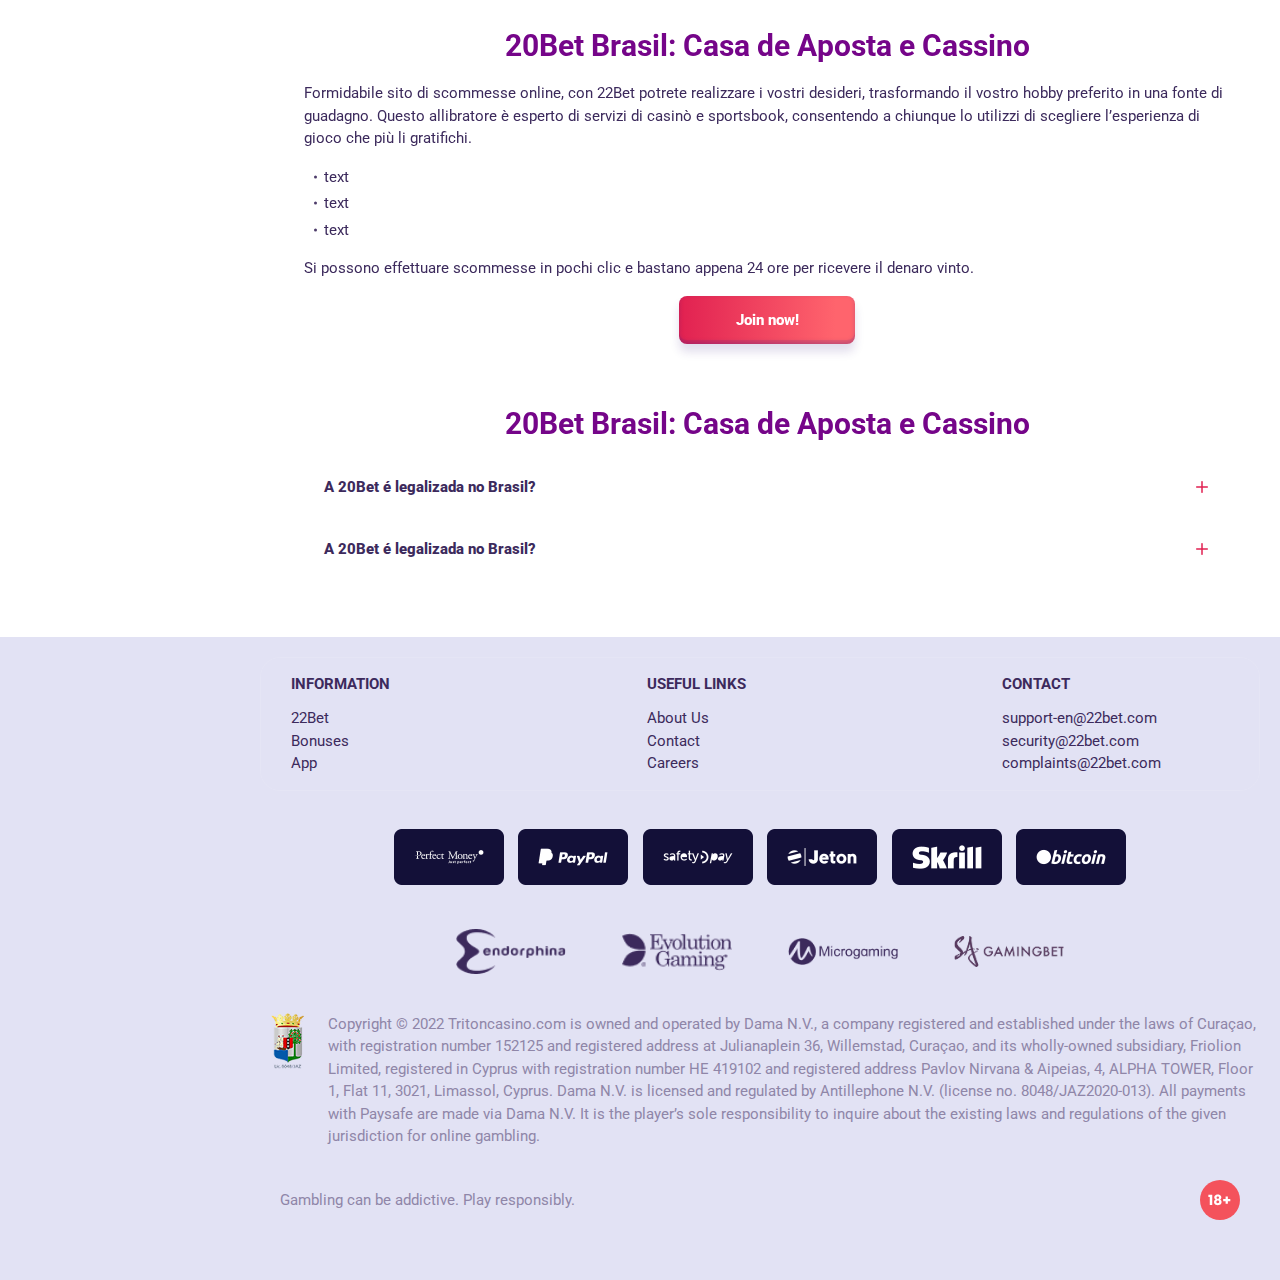
<file: bonus.html>
<!DOCTYPE html>
<html lang="pt">
  <head>
    <meta charset="UTF-8" />
    <meta name="viewport" content="width=device-width, initial-scale=1.0" />
    <title>Get 200% up to 100€
      +150 free spins</title>
    <meta
      name="description"
      content="A 20Bet apostas online é a novidade mais relevante no mercado de apostas do Brasil"
    />
    <meta property="og:site_name" content="Slotsgem Casino" />
    <meta
      property="og:title"
      content="Get 200% up to 100€
      +150 free spins"
    />
    <meta property="og:type" content="website" />
    <meta property="og:url" content="http://safecasino.com.pt/" />
    <meta property="og:image" content />
    <meta property="og:image:alt" content />
    <meta property="og:locale" content="pt" />
    <meta
      property="og:description"
      content="A 20Bet apostas online é a novidade mais relevante no mercado de apostas do Brasil"
    />
    <link rel="preconnect" href="https://fonts.googleapis.com" />
    <link rel="preconnect" href="https://fonts.gstatic.com" crossorigin />
    <link
      href="https://fonts.googleapis.com/css2?family=Poppins:wght@400;500;600;700;900&family=Roboto&family=Roboto+Condensed:ital,wght@0,100..900;1,100..900&display=swap"
      rel="stylesheet"
    />
    <link rel="stylesheet" href="./css/reset.css" />
    <link rel="stylesheet" href="./css/main.css" />
    <link rel="stylesheet" href="./css/media.css" />
    <link rel="icon" href="./images/favicon.png" type="image/x-icon" />
    <script
      src="https://code.jquery.com/jquery-3.6.1.min.js"
      integrity="sha256-o88AwQnZB+VDvE9tvIXrMQaPlFFSUTR+nldQm1LuPXQ="
      crossorigin="anonymous"
    ></script>
  </head>
  <body>
    <header class="header">
      <section class="content header__content">
        <a href="./index.html" class="logo header__logo"
          ><img src="./images/logo.svg" alt="logo" title=""
        /></a>
        <button class="header__btn-menu">
          <svg
            width="16px"
            height="16px"
            viewBox="0 0 16 16"
            xmlns="http://www.w3.org/2000/svg"
          >
            <rect y="0" width="16" height="3" rx="1.5"></rect>
            <rect y="6.5" width="16" height="3" rx="1.5"></rect>
            <rect y="13" width="16" height="3" rx="1.5"></rect>
          </svg>
        </button>
        <nav class="menu header__menu">
          <ul class="header__menu-list">
            <li><a href="./bonus.html">Bonus</a></li>
            <li><a href="./app.html">App</a></li>
          </ul>
          <div class="header__btn">
            <a
              href="#"
              class="header__button header__button-login header__btn-login"
              >Sign In
            </a>
            <a
              href="#"
              class="header__button header__button-signin header__btn-signin"
              >Sign Up</a
            >
          </div>
          <a class="sidebar__country sidebar__country-menu " href="#">
            <span><img src="./images/flag.png" alt="Sweden Flag" title /></span>
            <span>Portugal</span>
          </a>
        </nav>
        <a class="header__country" href="#">
          <span>pt</span>
        </a>
        <a href="#" class="header__button header__button-login">Sign In </a>
        <a href="#" class="header__button header__button-signin">Sign Up</a>

       
      </section>
    </header>
    <main class="main main-page">
      <section class=" hero hero__bonus hero__page">
        <div class="background hero__background hero__background-page" >
          <img src="./images/bonus/bg-bonus.png" alt="hero" title />
        </div>

        <div class="hero__data hero__data-bonus">
          <ul
            class="breadcrumbs"
            itemscope
            itemtype="https://schema.org/BreadcrumbList"
          >
            <li
              itemprop="itemListElement"
              itemscope
              itemtype="https://schema.org/ListItem"
            >
              <a href="#" itemprop="item">
                <span itemprop="name">Home</span></a
              >
              <meta itemprop="position" content="1" />
            </li>
            <li
              itemprop="itemListElement"
              itemscope
              itemtype="https://schema.org/ListItem"
            >
              <a href="#" itemprop="item"> <span itemprop="name">Bonus</span></a>
              <meta itemprop="position" content="2" />
            </li>
          </ul>
          <h1 class="title general hero__title">
            Get 200% up to 100€
            +150 free spins <strong>for your first deposit</strong>
          </h1>
          
          <a href="#" class="button hero__button hero__button-bonus">Join now!</a>
        </div>
      </section>
      <section class="main__wrap main__wrap-page">
      <aside class="sidebar-wrapper">
        <section class="content sidebar">
          
          <div class="sidebar__navigation">
          <button class="sidebar__links-button">In this review</button>
          <div class="sidebar__links">
            <ul class="sidebar__links-list">
              <li><a href="#" title>Review of 22Bet</a></li>
              <li><a href="#" title>Registration</a></li>
              <li><a href="#" title>22Bet Betting Expert Reviews</a></li>
              <li><a href="#" title>Layouts and navigation</a></li>
              <li><a href="#" title>Sports betting</a></li>
              <li><a href="#" title>Sports offers</a></li>
              <li><a href="#" title>Live betting</a></li>
              <li><a href="#" title>Cash out</a></li>
              <li><a href="#" title>Live stream</a></li>
            </ul>
          </div>
        </div>
        </section>
      </aside>

      <section class="content__wrapper">
        
        <section class="content page-nav">
          <div class="page-nav-button sidebar__links-button">In this review</div>
          <ul class="page-nav-list sidebar__links-list">
            <li><a href="#" title>Review of 22Bet</a></li>
            <li><a href="#" title>Registration</a></li>
            <li><a href="#" title>22Bet Betting Expert Reviews</a></li>
            <li><a href="#" title>Layouts and navigation</a></li>
            <li><a href="#" title>Sports betting</a></li>
            <li><a href="#" title>Sports offers</a></li>
            <li><a href="#" title>Live betting</a></li>
            <li><a href="#" title>Cash out</a></li>
            <li><a href="#" title>Live stream</a></li>
          </ul>
        </section>
        <section class="content article">
         
          <p>
            Formidabile sito di scommesse online, con
            <a href="#" class="article__link">22Bet</a> potrete realizzare i vostri desideri, trasformando il vostro hobby preferito in una fonte di guadagno. Questo allibratore è esperto di servizi di casinò e sportsbook, consentendo a chiunque lo utilizzi di scegliere l’esperienza di gioco che più li gratifichi.
          </p>
          <p>Si possono effettuare scommesse in pochi clic e bastano appena 24 ore per ricevere il denaro vinto.</p>
        </section>

        <section class="content bonuses">
          <ul class="bonuses__list">
            <li class="bonuses__item">
              <div class="bonuses__img">
                <img src="./images/bonus/banner-bonus1.png" alt="" title="" />
              </div>
              <div class="bonuses__desc">
                <h2 class="title high bonuses__title">
                 <strong> for your first deposit</strong>
                  Get 200% up to 100€ +150 free spins
                </h2>
                
                <div class="bonuses__buttons">
                  <a href="#" class="button bonuses__button">Get Bonus</a>
                  <a href="#" class="button bonuses__button">Details</a>
                  
                </div>
                
              </div>
            </li>
            <li class="bonuses__item">
              <div class="bonuses__img">
                <img src="./images/bonus/banner-bonus2.png" alt="" title="" />
              </div>
              <div class="bonuses__desc">
                <h2 class="title high bonuses__title">
                  <strong> for your first deposit</strong>
                   Get 200% up to 100€ +150 free spins
                 </h2>
                 
                 <div class="bonuses__buttons">
                   <a href="#" class="button bonuses__button bonuses__button-first">Get Bonus</a>
                   <a href="#" class="button bonuses__button bonuses__button-last">Details</a>
                   
                 </div>
                
              </div>
            </li>
            <li class="bonuses__item">
              <div class="bonuses__img">
                <img src="./images/bonus/banner-bonus3.png" alt="" title="" />
              </div>
              <div class="bonuses__desc">
                <h2 class="title high bonuses__title">
                  <strong> for your first deposit</strong>
                   Get 200% up to 100€ +150 free spins
                 </h2>
                 
                 <div class="bonuses__buttons">
                   <a href="#" class="button bonuses__button">Get Bonus</a>
                   <a href="#" class="button bonuses__button">Details</a>
                   
                 </div>
                
              </div>
            </li>
          </ul>
        </section>
       
        <section class="content article">
          <h2 class="article__title high title">
            20Bet Brasil: Casa de Aposta e Cassino
          </h2>
          <p>
            Formidabile sito di scommesse online, con 22Bet potrete realizzare i vostri desideri, trasformando il vostro hobby preferito in una fonte di guadagno. Questo allibratore è esperto di servizi di casinò e sportsbook, consentendo a chiunque lo utilizzi di scegliere l’esperienza di gioco che più li gratifichi.
          </p>
          
          <ul >
            <li >text</li>
                  <li >text</li>
                  <li >text</li>
          </ul>
          <p>Si possono effettuare scommesse in pochi clic e bastano appena 24 ore per ricevere il denaro vinto.</p>
         
          <a href="#" class="button article__button article__button-page ">Join now!</a>
        </section>
        <section class="content faq">
          <h2 class="title high faq__title">20Bet Brasil: Casa de Aposta e Cassino</h2>
          <ul class="faq__list " itemscope itemtype="https://schema.org/FAQPage">
            <li class="faq__item"  itemscope itemprop="mainEntity" itemtype="https://schema.org/Question">
              <h3 class="title medium faq__subtitle js-button-expander"  itemprop="name">A 20Bet é legalizada no Brasil?
               </h3>
              <div  class="faq__answer js-expand-content" itemscope  itemprop="acceptedAnswer" itemtype="https://schema.org/Answer">
                <p  itemprop="text">
                  O pacote especial para novos usuários da 20Bet paga 100% sobre o primeiro depósito, com limite de 600 BRL.
                </p>
              </div>
            </li>
            <li class="faq__item"  itemscope itemprop="mainEntity" itemtype="https://schema.org/Question">
              <h3 class="title medium faq__subtitle js-button-expander"  itemprop="name">A 20Bet é legalizada no Brasil?</h3>
              <div class="faq__answer js-expand-content" itemscope  itemprop="acceptedAnswer" itemtype="https://schema.org/Answer">
                <p  itemprop="text">
                  O pacote especial para novos usuários da 20Bet paga 100% sobre o primeiro depósito, com limite de 600 BRL.
                </p>
              </div>
            </li> 
            
            
          </ul>
        </section>
      </section>
    </section>
    </main>
    <footer class="footer">
      <section class="content footer__content">
        
        <ul class="footer__menu">
          <li>
            <div>Information</div>
            <ul class="footer__info">
              <li><a href="#">22Bet
              </a></li>
              <li><a href="#">Bonuses</a></li>
              <li><a href="#">App
              </a></li>
              
            
            </ul>
          </li>
          
          <li>
            <div>Useful Links</div>
            <ul class="footer__info">
              <li><a href="#">About Us</a></li>
              <li><a href="#">Contact</a></li>
              <li><a href="#">Careers</a></li>
            </ul>
          </li>
          <li>
            <div>Contact
            </div>
            <ul class="footer__info">
              <li><a href="mailto:support-en@22bet.com" >support-en@22bet.com</a></li>
              <li><a href="mailto:security@22bet.com">security@22bet.com</a></li>
              <li><a href="mailto:complaints@22bet.com">complaints@22bet.com</a></li>
            </ul>
          </li>
        </ul>
        <ul class="footer__cards">
          <li>
            <a href="#"><img src="./images/perfect.png" alt="cards" title /></a>
          </li>
          <li>
            <a href="#"><img src="./images/paypal.png" alt="cards" title /></a>
          </li>
          <li>
            <a href="#"
              ><img src="./images/safety.png" alt="cards" title
            /></a>
          </li>
          <li>
            <a href="#"><img src="./images/jeton.png" alt="cards" title /></a>
          </li>
          <li>
            <a href="#"><img src="./images/scrill.png" alt="cards" title /></a>
          </li>
          <li>
            <a href="#"><img src="./images/bitcoin.png" alt="cards" title /></a>
          </li>
          
        </ul>
        <ul class="footer__cards footer__cards-last">
          <li>
            <a href="#"><img src="./images/endorfina.png" alt="cards" title /></a>
          </li>
          <li>
            <a href="#"><img src="./images/evolution.png" alt="cards" title /></a>
          </li>
          <li>
            <a href="#"
              ><img src="./images/micro.png" alt="cards" title
            /></a>
          </li>
          <li>
            <a href="#"><img src="./images/gaming.png" alt="cards" title /></a>
          </li>
          
          
        </ul>
        <div class="footer__wrap">
          <img src="./images/footer-frame.png" alt="logo" title />
          <p>
            Copyright &copy; 2022 Tritoncasino.com is owned and operated by Dama N.V., a company registered and established under the laws of Curaçao, with registration number 152125 and registered address at Julianaplein 36, Willemstad, Curaçao, and its wholly-owned subsidiary, Friolion Limited, registered in Cyprus with registration number HE 419102 and registered address Pavlov Nirvana & Aipeias, 4, ALPHA TOWER, Floor 1, Flat 11, 3021, Limassol, Cyprus. Dama N.V. is licensed and regulated by Antillephone N.V. (license no. 8048/JAZ2020-013). All payments with Paysafe are made via Dama N.V. It is the player’s sole responsibility to inquire about the existing laws and regulations of the given jurisdiction for online gambling.
          </p>
        </div>
        <div class="footer__wrapp">
          
          <p>
            Gambling can be addictive. Play responsibly.
          </p>
          <img src="./images/age.svg" alt="age" title />
        </div>
      </section>
    </footer>
    <script src="./js/sidebar.js" defer></script>
    <script src="./js/expander.js" defer></script>
    <script src="./js/mobile-menu.js" defer></script>
  </body>
</html>
</file>
<file: css/main.css>
html {
  scroll-behavior: smooth;
  text-size-adjust: 100%;
  box-sizing: border-box;
  
}

body {
  display: block;
  position: relative;
  width: 100%;
  font-family: "Roboto", sans-serif;
  font-size: 15px;
  font-weight: 400;
  line-height: 22.5px;
  text-align: left;
  color: #3C2A5C;
  overflow-x: hidden;
}

body::before {
  content: "";
  position: fixed;
  top: 0;
  left: 0;
  width: 100%;
  height: 100%;
  background: url(../images/bg-body.png) repeat;
  background-size: 15%;
  opacity: 0.3; 
  pointer-events: none;
}

.content {
  display: block;
  position: relative;
  width: 100%;
  max-width: 1250px;
  max-width: 1400px;
  overflow: hidden;
  border-radius: 12px;
  padding: 20px 0;
  margin: 0 auto 20px auto;
}

h1,
h2,
h3,
h4,
.title {
  display: block;
  position: relative;
  font-size: 40px;
  font-weight: 800;
  line-height: 50px;
  text-align: center;
  color:#FDD65B;
}

h2,
.title.high {
  display: flex;
  justify-content:center;
  align-items: center;
  font-size: 30px;
  line-height: 40px;
  font-weight: 700;
  color:#750589;
  text-align: center;
  margin-bottom: 16px;
}

h3,
title.medium {
  font-size: 20px;
  font-weight: 700;
  line-height: 24px;
  text-align:center;
  color: #750589;
}
h4,
title.mini {
  font-size: 28px;
  font-weight: 700;
  line-height: 32px;
  text-align: center;
  color: #750589;
}

article > *,
.article > *,
.desk > * {
  margin-top: 16px;
}

article > *:first-child,
.article > *:first-child,
.desk > *:first-child {
  margin-top: 0 !important;
}

article > h2,
.article > h2,
.desk > h2 {
  margin-top: 32px;
}

article > h3,
.article > h3,
.desk > h3 {
  margin-top: 16px;
}
article > h4,
.article > h4,
.desk > h4 {
  margin-top: 16px;
}

.button
 {
  position: relative;
  width: 216px;
  height: 56px;
  background: linear-gradient(91.42deg, #E12151 0%, #FF646D 88.65%);
  border-radius: 8px;
  overflow: hidden;
  font-size: 15px;
  font-weight: 800;
  line-height: 24px;
  text-align: center;
  text-decoration: none;
  color: #ffffff;
  white-space: nowrap;
  cursor: pointer;
  padding: 16px 60px;
  margin: 0 auto;
  transition: all 0.5s;
  box-shadow: 
    0px 8px 10px 0px #3D1F8626, 
    0px -4px 0px 0px #3D1F861A inset, 
    0px -2px 4px 0px #3D1F8640 inset;
}




.button:hover {
  transform: scale(1.1);
}

.header__button {
  position: relative;
  min-width: 120px;
  height: 40px;
  font-size: 15px;
  font-weight: 800;
  line-height: 24px;
  text-align: center;
  text-decoration: none;
  text-transform: capitalize;
  border-radius: 8px;
  white-space: nowrap;
  color: #FFFFFF;
  cursor: pointer;
  padding: 8px 37px;
  margin: 0 auto;
  box-shadow: 
    0px 8px 10px 0px #3D1F8626, 
    0px -4px 0px 0px #3D1F861A inset, 
    0px -2px 4px 0px #3D1F8640 inset;
    transition: all 0.5s;
}

.header__button-signin{
  background: linear-gradient(91.42deg, #E12151 0%, #FF646D 88.65%);
  
  margin-right: 16px;
  margin-left: 0;
  
  
}

.header__button-signin:hover {
  background: #FFFFFF1A; 
  
}

.header__button-login {
  background: #FFFFFF1A;
  border: 1px solid #FFFFFF1A;
  margin-left: 16px;
  margin-right: 8px;
  padding: 9px 40px;
  
}

.header__button-login:hover {
  background: linear-gradient(91.42deg, #E12151 0%, #FF646D 88.65%);

}

.header,
.main,
.footer {
  display: flex;
  position: relative;
  justify-content: space-between;
  align-items: center;
  width: 100%;
  max-width: 1600px;
  padding: 20px;
  margin: 0 auto;
}

.background,
.hero__background {
  display: block;
  position: absolute;
  bottom: 0;
  left: 0;
  height: 100%;
  width: 100%;
  overflow: hidden;
}

.background img,
.hero__background img {
  position: relative;
  display: block;
  width: 100%;
  height: 100%;
  object-fit: cover;
}
.images img {
  border-radius: 6px;
  width: 100%;
  height: 100%;
  overflow: hidden;
}

/* -------------------HEADER---------------- */

.header {
  position: fixed;
  top: 0;
  left: 0;
  right: 0;
  background: #05213E;
  padding: 0;
  z-index: 100;
  max-width: 100%;
}

.header__content {
  display: flex;
  align-items: center;
  justify-content: space-between;
  flex-direction: row;
  max-width: 1600px;
  max-height: 80px;
  border-radius: 0;
  background:#05213E;
  padding: 20px;
  margin-bottom: 0;
}

.logo {
  display: block;
  position: relative;
  flex: 0 0 118px;
  margin-right: auto;
  padding: 20px 0;
  transition: all 0.5s;
}

.header__logo {
  margin-left: 20px;
}

.logo:hover {
  transform: scale(1.2);
}

.logo img {
  display: block;
  position: relative;
  width: auto;
  max-height: 47px;
}

.header__menu {
  display: flex;
  white-space: nowrap;
  max-height: calc(100vh - 80px);
  overflow-y: auto;
}

.header__menu-list {
  display: flex;
  flex: 1 1 auto;
  flex-direction: row;
  justify-content: center;
  align-items: center;
  white-space: nowrap;
  gap: 24px;
  

}

.header__menu-list li {
  display: block;
  text-align: left;
  transition: all 0.5s;
}

.header__menu-list li a {
  display: block;
  color: #ffffff;
  font-weight: 700;
  text-transform: uppercase;
  padding: 20px 0;
  
  
}

.header__menu li a:hover {
 color: #E12151;

}
.header__country {
  margin-right: 10px;
  color:#FFFFFF;
  text-transform: uppercase;
  margin-left: auto;
}

.header__country span,.sidebar__country span {
  display: inline-block;
}



.header__btn {
  display: none;
}
/* -------------- header__btn-menu-----------*/

.header__btn-menu {
  display: block;
  flex: 0 1 auto;
  min-width: 0;
  background: #FFFFFF1A;

  border: 1px solid #ffffff;
  padding: 12px;
  order: 3;
  transition: all 0.5s;
}

svg {
  position: relative;
  fill: 
  #ffffff;
  line-height: 1;
  vertical-align: 1;
}

.header__btn-menu {
  display: none;
}

.header__menu .sidebar__country-menu{
  display: none;
}

/* -------------main------------- */
.main {
  padding-top: 100px;
  padding-bottom: 0;
}

.content__wrapper {
  display: block;
  position: relative;
  flex: 1 1 100%;
  margin-left: 20px;
}

/* -------------sidebar--------- */

.sidebar-wrapper {
  display: block;
  position: relative;
  align-self: stretch;
  flex: 0 0 234px;
}
.sidebar {
  position: sticky;
  top: 100px;
  bottom: 20px;
 
  box-shadow: none;
  background: none;
  padding: 0px;
  overflow-y: auto;
  height: calc(100vh - 100px);
 
}

.sidebar::-webkit-scrollbar {
  display: none;
}


.sidebar__country{
  display: flex;
    align-items: center;
  padding: 0 5px;
  margin-top: 16px;
}
.sidebar__country img {
  display: block;
  width: 24px;
  height: 24px;
  vertical-align: middle;
}

.sidebar__country span{
  color:#3C2A5C;
  margin-left: 8px;
  margin-bottom: 16px;
}


.sidebar__menu ul li a {
  display: block;
  position: relative;
  color: #4D3C6A;
  transition: all 0.5s;
  display: flex;
  align-items: center;
  transition: all 0.5s;
}

.sidebar__menu ul li:nth-child(2),.sidebar__menu ul li:last-child{
  padding-bottom: 12px;
  border-bottom:1px solid #EEEEF8;

}
.sidebar__links-list li{
  padding:0 8px ;
}

.sidebar__menu ul li:hover a img {
  filter: brightness(0) saturate(100%) invert(35%) sepia(60%) hue-rotate(-60deg) saturate(700%) brightness(1);
}

.sidebar__menu ul li:hover a {
  color:#E12151;
}

/*  */

.sidebar__menu, .sidebar__navigation{
  padding: 8px;
  background: #ffffff;
  border-radius: 12px;
  box-shadow: 0px 8px 10px 0px #3D1F8626, 0px -4px 0px 0px #3D1F861A inset, 0px -2px 4px 0px #3D1F8640 inset;
  margin-bottom: 16px;
}

.sidebar__menu ul li{
  display: flex;
  align-items: center;
  padding: 0 12px;
  padding: 12px;
  transition: all 0.5s;
}


.sidebar__menu ul li + li {
  margin-top: 5px;
}
.sidebar__menu li a img {
  min-width: 20px;
  min-height: 20px;
  margin: auto;
  margin-right: 12px;
  vertical-align: middle;
}



.sidebar__links-button,.sidebar__nav-button {
  position: relative;
  width: 100%;
  font-size: 20px;
  font-weight: 700;
  line-height: 24px;
  color: #3C2A5C;
  text-align: left;
  background: #EEEEF8;
  padding: 8px 16px;
  white-space: normal;

  border-radius: 8px; 
  margin-bottom: 10px;
  transition: all 0.5s;
}

.page-nav-button{
  border-radius: 0;
}

.sidebar__navigation{
  
  padding: 12px 12px;
 border-radius: 8px;

}

/* .sidebar__links-button::after  */
.page-nav-button::after
{
  content: "";
  display: block;
  position: absolute;
  right: 10px;
  top: 50%;
  transform: translateY(-50%);
  width: 20px;
  height: 20px;
  background: url(../images/sidebar/sidebar-arrowDown.svg) no-repeat center center / contain;
  transition: transform 0.3s ease-in-out;
}

.sidebar__links-button.active::after {
  transform: translateY(-50%) rotate(180deg); 
 
}

.sidebar__links-list li a {
  position: relative;
  display: block;
  color: #4D3C6A;
  
  transition: all 0.5s;
 
}


.sidebar__links-list.active {
  display: block;
}



.sidebar__links-list li a:hover{
  color: #750589 ;
  font-weight: 700;
  

}

.sidebar__links-list li + li {
  padding-top: 12px;
}

.page-nav-button {
  margin-bottom: 0;
  cursor: pointer;
}

/* .sidebar__links-list, */
.page-nav-list {
  overflow: hidden;
  max-height: 0;
  transition: max-height 0.5s ease;
}

.page-nav-list{
  padding:0 16px ;
 
}


/* .sidebar__links-list.active, */
.page-nav-list.active {
  display: block;
  max-height: 1000px;
}

.page-nav-list.active {
  margin-top: 10px;
  margin-bottom: 10px;
}

.page-nav {
  display: none;
  background:#ffffff ;
  padding: 0;
}

/* -----------hero------ */

.hero {
  display: flex;
  justify-content: left;
  align-items: center;
  min-height: 413px;
  height: 413px;
  padding: 0;
  border-radius: 12px;
  padding: 30px 20px ;
  /* max-width: 1400px; */
}

.hero__data {
  display: flex;
  flex-direction: column;
  justify-content: left;
  align-items: center;
  position: relative;
  max-width: 500px;
  border-radius: 10px;
  padding: 32px;

  
}


.hero__title strong{
  font-size: 20px;line-height: 24px;
  font-weight: 700;
  color:#ffffff;
  text-transform: capitalize;
  margin-bottom: 32px;
  margin-top: 8px;
}

.hero__title {
  display: flex;
  flex-direction: column;
  text-align: center;
  margin-bottom: 8px;
}

.hero__rating {
  display: flex;
  justify-content: flex-start;
  align-items: center;
  margin-bottom: 16px;
  font-size: 16px;line-height: 18.75px;
  font-weight: 400;
  color:#ffffff;
  }

.hero__rating p {
  margin-right: 16px;
  text-transform: uppercase;
}
.hero__rating span {
  display: flex;
  align-items: center;
  gap: 4px;
}

.hero__rating span:nth-child(1) {
  font-weight: 800;

}


.hero__button {
  margin-left:auto;
  z-index: 3;
}
/* -------------article--------------- */

.article .article__subtitle {
  justify-content: start;
  font-size: 20px;
  line-height: 32px;
  color: #ffffff;
  padding: 0;
  margin: 16px 0 0 0;
  text-decoration: none;
}

.article__button,
.ratings__button {
  display:flex;
  justify-content: center;
  align-items: center;
  width: 176px;
  height: 48px;
  margin-top: 16px;
  margin-right: auto;
  margin-left: auto;
  transition: all 0.5s;
}

.article__button:hover,
.ratings__button:hover {
  transform: none;
  background:  #32485E; 
}

.article ul li {
  position: relative;
  padding-left: 20px;
}

.article ul li + li{
  margin-top: 4px;
}

.article ul li::before
 {
  content: "";
  position: absolute;
  display: block;
  width: 3px;
  height: 3px;
  border-radius: 50%;
  top: 50%;
  transform: translateY(-50%);
  left: 10px;
  background: #4D3C6A;
}

/* для нумерованого списка */

.article ol {
  counter-reset: ol;
  position: relative;
  
}

.article ol li {
  counter-increment: ol; 
  position: relative; 
  padding-left: 20px;}

.article ol li::before {
  content: counter(ol) "."; 
  display: inline-block;
  position: absolute;
  font: inherit;
  font-weight: 700;
  color: inherit;
  left: 0;
  top: 50%;
  transform: translateY(-50%);
}
/*  */


/* ------about----------- */
table {
  width: 100%;
  display: flex;
}
.about__group {
  display: flex;
  flex-direction: column;
  width: 50%;
  gap: 4px;

}
.about__group + .about__group {
  margin-left: 20px;
}
 table tr ,.features ul li {
  display: flex;
  padding: 12px 20px ;
  background: #F4F4FB;
  box-shadow: 0px 4px 4px 0px #3E257D26 inset;
  border: 1px solid #750589;
 border-radius: 12px;
 
 
}


table td:first-child {
  width: 50%;
  font-weight: 700;
  text-transform: uppercase;
}

table td:last-child {
  width: 50%;
  padding-left: 10px;
}

/* ------------features------ */

.features__info  {
  display: block;
  position: relative;
  
  height: auto;
  
} 
.features__list {
  display: flex;
  gap: 20px;
  justify-content: space-between;
  margin-top: 20px;}

  .features ul li {
    display: flex;
    align-items: center;
    padding: 12px 20px 12px 60px;
  }

  .features ul li::before{
    content: '';
    display: block;
    position: absolute;
    min-width: 24px;
    height: 24px;
    left: 20px;
    background: url(../images/main/features-icon.svg) no-repeat center center / contain;
  }
  
  .features__info ul{
    display: flex;
    flex-direction: column;
    gap: 8px;
  }

.features__info {
  width: 50%;
  
}

/* -------------banner---------------- */

.banner {
  display: flex;
  align-items: center;
  justify-content:flex-start;
  overflow: hidden;
  width: 100%;
  height: 320px;
  padding: 54px 20px;
  background: transparent;
    border-radius: 12px;
    margin-bottom: 20px;

  
}



.banner__info {
  display: flex;
 
  flex-direction: column;
  align-items: flex-start;
  position: relative;
 
  max-width: 500px;
  text-align: left;
  
  border-radius: 12px;
  padding: 16px;
}

.banner .banner__title-main {
  flex-direction: column;
  align-items: center;
  font-weight: 700;
  line-height: 24px;
  font-size: 20px;
  color: #ffffff;
  text-transform: capitalize;
  margin-bottom: 32px;
}

.banner .banner__title::after {
  display: none;
}

.banner__title-main > *:last-child {
  color: #FDD65B;
  font-size: 40px;
  line-height: 50px;
  margin-top: 8px;
  font-weight: 700;
}

.banner .banner__background img{
  object-position: 100%;
}

.banner__button {
  width: 176px;
  height: 48px;
  display: flex;
    justify-content: center;
    align-items: center;
 
    background: linear-gradient(91.42deg, #E12151 0%, #FF646D 88.65%);

 margin-left:auto;
}

/* ------------ratings------------------- */

.ratings__list {
  
  display: flex;
 
  flex-wrap: wrap;
  gap: 8px;
  
}

.ratings__list li {
  position: relative;
  display: flex;
  justify-content: center;
  flex-direction: column;
  width: 100%;
  background: #F4F4FB;
  box-shadow: 0px 4px 4px 0px #3E257D26 inset;
  border-radius: 6px;
  padding:24px 20px;
  color: #3C2A5C;
  border: 1px solid #750589
  
}


.ratings__content{
  display: flex;
  gap:20px;
}


.ratings__info {
  display: flex;
  flex-direction:row-reverse;
  justify-content:space-between;
  align-items: center;
  font-size: 15px;
  line-height: 24px;
  font-weight: 700;

  text-transform: uppercase;
}


.ratings__info p{
  margin-right: auto;
}



.ratings__data span:nth-child(1){
  font-weight: 800;
}

.ratings__data {
  margin-left: 20px;
  margin-bottom: 16px;
}

.ratings__img img{
  
  width: 32px;
  height: 32px;
}

.ratings__img img + img{
  margin-left: 24px;
}


.ratings-icon-grey{
  opacity: 0.3;
}


/* --------faq------------- */

.faq__subtitle {
  position: relative;
  font-weight: 800;
  font-size: 15px;
  line-height: 22.5px;
  text-align: left;
  background:transparent;
  border-radius: 12px;
  background: #FFFFFF;
  
  color: #3C2A5C;
  cursor: pointer;
  padding: 16px 60px 16px  20px;
}

.faq__list li + li {
  margin-top: 8px;
}

.faq__subtitle::after {
  content: "";
  display: block;
  position: absolute;
  top: 50%;
  transform: translateY(-50%);
  right: 16px;
  width: 24px;
  height: 24px;
  background: url(../images/faq-plus.svg) no-repeat center center / contain;;
  transition: all 0.5s;
}

.faq__subtitle.active::after {
  background: url(../images/faq-minus.svg) no-repeat center center / contain;
  
}



.faq__item.active{
  position: relative;
  background: #F4F4FB;
  border: 1px solid #750589;
  border-radius: 12px;
  overflow: hidden;
}

.faq__item.active{
  background: #F4F4FB;
 
}

.faq__subtitle.active {
  color:#3C2A5C;
  background: #F4F4FB;
  
  
  
}

.faq__answer {
  position: relative;
  padding:  0 20px 16px 20px ;
  
  background: #F4F4FB;
  color:#3C2A5C;
  
}



.js-expand-content {
  display: none;
  overflow: hidden;
}
/*  */

.js-expand-content.expanded {
  height: 100%;
}


/* ---------main__arrow------ */
.main__arrow {
  display: block;
  position: fixed;
  width: 32px;
  height: 32px;
  right: 20px;
  bottom: 20px;
  background: url(../images/ArrowUp.png) no-repeat center center / contain;
  z-index: 100;
}

/* -------footer------------ */
.footer {
  padding-top: 0;
  padding-left: 260px;
  background: #E2E2F4;
  max-width: 100%;
}

.footer__content {
  display: flex;
  flex-direction: column;
  align-items: center;
 
  max-width: 1250px;
  gap: 32px;
  padding-left: 0;
  padding-right: 0;
  
}

.footer__logo {
  display: flex;
  max-height: 40px;
  padding: 0;
  margin: 0 auto;
  flex: 0;
}

.footer__logo img {
  display: block;
}
.footer__menu {
  display: flex;
  flex-wrap: wrap;
  gap: 16px;
  align-items: center;
  align-content: center;
  justify-content: center;
  border-radius: 20px;
  border: 1px solid #ffffff1a;
  padding: 4px 32px;
}

.footer__menu {
  display: flex;
  justify-content: space-between;
  flex-wrap: wrap;
  padding: 15px 30px;
}

.footer__menu div {
  font-weight: 700;
  color: #3C2A5C;
  text-transform: uppercase;
  margin-bottom: 12px;
}

.footer__menu li {
  position: relative;
  color: #3C2A5C;
  
  flex: 0 1 calc((100% - 30px) / 4);
}
.footer__info {
  position: relative;
}


.footer__info a {
  color: inherit;
}



.footer__cards {
  display: flex;
  flex-wrap: wrap;
  justify-content: center;
  align-items: center;
  gap: 14.5px;
}
.footer__cards li a {
  display: block;
}

.footer__cards li {
  transition: all 0.5s;
}

.footer__cards li:hover {
  transform: scale(1.1);
}

.footer__cards img {
  width: 100%;
  height: auto;
  width: 110px;
}

.footer__cards-last{
  gap:56px;
}

.footer__wrap,.footer__wrapp {
  display: flex;
  justify-content: space-between;
  align-items: flex-start;
  gap:12px;

}
.footer__wrap img {
  display: block;
  width: 56px;
  height: 56px;
}

.footer__wrapp{
  align-items: center;
  width: 100%;
  gap: 0;
  padding: 0 20px;
}

.footer__wrap p,.footer__wrapp p {
  color:#8F86A8;
}

.footer__wrapp img{
  display: block;
  width: 40px;height: 40px;
  margin-left: auto;
}

/* --------------bonus-page--------------- */
.breadcrumbs {
  display: flex;
  justify-content:center;
  text-align: center;
  margin-bottom: 12px;
  white-space: nowrap;
}

.breadcrumbs li:not(:last-child) a {
  padding-left: 0;
}


.breadcrumbs li a {
  font-weight: 400;
  color: #ffffff;
  padding: 10px;
}

.breadcrumbs li:first-child a:hover {
  color: #ffd400;
}

.breadcrumbs li:last-child a {
  font-weight: 700;
}

.breadcrumbs > li:not(:last-child):after {
  content: "|";
  position: relative;
 color: #ffffff;
}

.hero__title-bonus {
  margin-bottom: 16px;
}

.article__link {
  color: #F4525C;
}

.banner__background-page {
  height: 173px;
  max-height: 100%;
  object-fit: cover;
  
}


.banner__background-page img{
  display: block;
  height: 100%;
  width: 100%;
  object-fit: cover;
  

  
}



.hero__page {
  position: relative;
  max-width: 1504px;
    margin-left: auto;
    margin-right: auto;
  display: flex
;
  justify-content: start;
  align-items: center;
 border-radius: 10px;
  padding-top: 24px;
  padding-bottom: 24px;
  padding-left: calc(50% - 550px);
  padding-right: calc(50% - 550px);
  overflow: hidden;
}

.main-page{
  top: 0;
    display: block;
}



.main__wrap {
  display: flex
;
  position: relative;
  flex: 1 1 100%;
  justify-content: center;
  align-items: stretch;
  max-width: 1600px;
  padding: 20px 30px;
  margin: 0 auto;
}
.content.bonuses {
  padding: 0;
  background: none;
  border:none;
  box-shadow: none;
}

.bonuses__list {
  display: flex;
  flex-direction: row;
  gap: 20px;
  display: grid
;
    grid-template-columns: repeat(3, 1fr);
}

.bonuses__item {
  display: flex;
  background: transparent;
  flex-direction:column;
  width: 100%;
  border-radius: 12px;
  padding: 0;
  overflow: hidden;
  
}

.bonuses__item:nth-child(1){
  background: linear-gradient(262.51deg, #299EB7 22.12%, #057A93 55.03%);

}
.bonuses__item:nth-child(2){
  background: linear-gradient(262.51deg, #CC45CE 22.12%, #A821AA 55.03%);


}
.bonuses__item:nth-child(3){
  background: linear-gradient(267.3deg, #0151CB 19.83%, #013D98 49.23%);


}

.bonuses__item > * {
  position: relative;
}

.bonuses__item + .bonuses__item {
  margin-top: 0;
}

.bonuses__item:before {
  display: none;
}

.bonuses__img img {
  display: block;
  height: 100%;
  width: 100%;
}

.bonuses__desc {
  padding: 16px 20px;
  height: auto;
  width: 100%;
  text-align: center;
}
.bonuses__desc strong {
  color: #ffffff;
  margin-bottom: 8px;
  font-size: 20px;
  line-height: 24px;
  text-transform: capitalize;
}

.title.bonuses__title {
  flex-direction: column;
  text-align: center;
  color:#FDD65B;
  border: none;
  font-size: 30px;
  line-height:40px;
  font-weight: 700;
  position: relative;
  margin-bottom: 24px;
  background: transparent;padding: 0;
}

.title.bonuses__title::before,.title.bonuses__title::after {
  display: none;
}


.bonuses__buttons {
  display: flex;
  justify-content: center;
  /* flex-wrap: wrap; */
  gap: 8px;
  
}

.bonuses__button {
  display: block;
  width: 176px;
  margin-left: 0;
  margin-right: 0;
  font-size: 12px;
  color: #ffffff;
  padding: 12px 20px;
 line-height: 15.36px;
  font-weight: 600;
  height: 39px;
  box-shadow: 0px -3px 0px 0px #0000001A inset,0px -1px 4px 0px #00000040 inset,0px -52px 1px -32px #00000012 inset;
  transition: all 0.5s;

  
}

.bonuses__button:first-child {
 background: linear-gradient(180deg, #31D1AB 0%, #04A47E 100%);
  
  
}

.bonuses__button:first-child:hover {
  background: linear-gradient(180deg, #3399FF 0%, #2666B8 100%);
;
transform: none;
}

.bonuses__button:last-child {
 
  background: linear-gradient(180deg, #3399FF 0%, #2666B8 100%);

 
}

.bonuses__button:last-child:hover {
  background: linear-gradient(180deg, #31D1AB 0%, #04A47E 100%);
 transform: none;
}

.bonuses__buttons .bonuses__button-last{
  background: linear-gradient(270deg, #770589 -1.56%, #490076 98.14%);

}


.bonuses__buttons .bonuses__button-first:hover{
  background: linear-gradient(270deg, #770589 -1.56%, #490076 98.14%);

}

.article__list li + li {
  margin-top: 8px;
}

.banner__wrapper{
  display: flex;
  flex-wrap: wrap;
  flex-direction: column;
  gap:20px;
  padding: 0;
  background: none;
}

.article__button-page{
  background: linear-gradient(91.42deg, #E12151 0%, #FF646D 88.65%);

}

/* --------------------app-page------------- */
.banner__app {
  position: relative;
  display: flex;
  flex-direction: row;
  align-items: center;
  justify-content: flex-end;
  min-height: 200px;
  border-radius: 6px;
  padding: 72px 20px;
}

.hero__button-app{
  margin-top: 12px;
}

.banner__logo img {
  max-height: 90px;
}

.banner__content-app {
  display: flex;
  align-items: center;
  gap:16px;
  width: 100%;
}


.banner__btn {
  display: flex;
  flex-direction: column;
  position: relative;
  width: 240px;
  height: 56px;
  font-size: 15px;
  font-weight: 700;
  line-height: 20px;
  text-align: center;
  text-decoration: none;
  justify-content: center;
  border-radius: 10px;
  align-items: flex-start;
  background: linear-gradient(270deg, #770589 -1.56%, #490076 98.14%);
  box-shadow: 0px -3px 0px 0px #0000001A inset,0px -1px 4px 0px #00000040 inset,0px -59px 1px -32px #00000012 inset;
  color: #ffffff;
    cursor: pointer;
    text-transform: uppercase;
  padding:  16px 38px;
  padding: 16px 30px 16px 80px;
  padding: 8px 32px 8px 60px;
  margin: 0 ;
  transition: all 0.3s ease;
  overflow: hidden;
  
}

.banner__btn:hover {
  transform: scale(1.1);
}

.banner__btn span{
  font-weight: 700;font-size: 24px;
  line-height: 32px;
  text-transform:none;
}


.banner__btn-android{
  padding: 8px 30px 8px 70px;
}

.banner__btn-app::after,
.banner__btn-android::after {
  content: "";
  position: absolute;
  left: 26px;
  
  top: 50%;
  transform: translateY(-50%);
  width: 32px;
  height: 32px;
  background: url(../images/app/android.svg) no-repeat center center / contain;
}

.banner__btn-android::after {
  background: url(../images/app/apple.svg) no-repeat center center / contain;
}
</file>
<file: css/media.css>
@media screen and (max-width: 1537px) {
  .ratings__img img + img {
    margin-left: 16px;
}
}



@media screen and (max-width: 1342px) {
  .bonuses__list{
    grid-template-columns: repeat(2, 1fr);
  }
}
@media screen and (max-width: 1313px) {
  .rating__wrapper {
    padding-left: 0;
  }

  .table tr td:nth-child(2) img {
    width: 20px;
  }
}

@media screen and (max-width: 1292px) {
  .features {
    flex-direction: column;
  }

  .content__wrapp {
  
    margin-bottom: 20px;
  }
  .features__wrapp {
    margin-left: 0;
    border-radius: 16px;
    width: 50%;
  }

  .features-banner__background {
    width: 100%;
    max-height: 571px;
  }


}



@media screen and (max-width: 1288px) {
  .features__table td:nth-child(1) {
    width: 45%
  }
  .features__table td:nth-child(2) {
    width: 55%;
    padding-left: 5px;
  }
  
}


@media screen and (max-width: 1252px) {
  .features-banner__data {
    padding: 20px;
  }

  .features-banner__title {
    font-size: 28px;
  }
  .features-banner__title span{
    font-size: 16px;
  }
  
  .hero{
    padding-left: 20px;
  }
}

@media screen and (max-width: 1233px) {
  
  .table tr td:nth-child(2) img {
    width: 18px;
  }
  .ratings__wrap {
    gap: 0;
  }

  .banner__app {
    padding-left: 20px;padding-right: 20px;
  }

  table {
    flex-direction: column;

  }

  .about__group + .about__group {
    margin-left: 0;
    margin-top: 4px;
}

.about__group{
  width: 100%;
}

  table td:first-child {
    width: 40%;
  }

  table td:last-child {
    width: 60%;
  }
}
@media screen and (max-width: 1205px) {
.banner__info{
  background: rgba(0, 0, 0, 0.5);
  border-radius: 6px;
  
  min-width: 0;
}
.banner{
  padding-left: 20px;
}
}
@media screen and (max-width: 1183px) {
  .ratings__wrap {
    flex-direction: column;
    align-items: center;
    gap: 20px;
    width: 100%;
    min-height: 328px;
    min-height: max-content;
  }

  
  .table tr td:nth-child(2) img {
    width: 24px;
  }
  .features-banner__title span {
    font-size: 22px;
}

  .content__wrapp {
    flex-direction: column;
  }
  .features-banner__title {
    font-size: 32px;
}

  .features__wrapp{
  width: 100%;
  height: 368px;
  }

  .features-banner__data {
    padding: 40px;
}

  
  .features .content__wrapp-last{
    flex-direction: column;
  }


  /* .background img{
    object-position: 99%;
  } */

  .banner{
    width: 100%;

  }
}


@media screen and (max-width: 1136px) {

table td:first-child {
  width: 50%;
}
table{
  flex-direction: column;
}
.about__group{
  width: 100%;
}
.about__group + .about__group {
  margin-left: 0;
  margin-top: 8px;
}

.hero__background img{
object-position: 80%;
}

table td:last-child {
  width: 50%;
}}

@media screen and (max-width: 1060px) {

.features__list {
  width: 100%;
  flex-direction: column;
  gap:8px;
}
.features__info {
  width: 100%;}


  .footer{
    padding: 20px;
  }

}

@media screen and (max-width: 781px) {
  .footer__menu li {
    flex: 0 1 calc((100% - 30px) / 3)
  }

  .footer__menu{
    
    gap: 0;
  }
}

@media screen and (max-width: 708px) {
  /* -------------------------- */
  .header__menu {
    display: none;
  }
  .header__btn-menu {
    display: block;
    background: #05213E;
    border: 1px solid 
    #ffffff;

    border-radius: 8px;
  }
  .header__btn-menu.active {
    background: #05213E;
  }

  .header__btn-menu svg {
    display: block;
    margin: 0;
  }
  .header__btn-menu svg rect {
    transform-origin: 50% 50%;
    transition: all 0.5s;
  }

  .header__btn-menu.active svg rect:nth-child(1) {
    x: -2px;
    y: 6px;
    width: 20px;
    transform: rotate(225deg);
  }

  .header__btn-menu.active svg rect:nth-child(3) {
    opacity: 0;
  }

  .header__btn-menu.active svg rect:nth-child(2) {
    x: -2px;
    y: 6px;
    width: 20px;
    transform: rotate(135deg);
  }

  .header__menu {
    /* display: none; */
    position: fixed;
    top: 80px;
    left: 0;
    width: 100%;
    height: 0;
    overflow: hidden;
    background: #05213E;
    text-align: center;
    opacity: 0;
    padding: 20px 50px;
    transition: height 0.5s ease, opacity 0.5s ease;
    z-index: 100;
    overflow-y: auto;
    display: block;
  }

  .header__menu.active {
    display: block;
    height: 100vh;
    opacity: 1;
  }
  .header {
    z-index: 101;
  }
  .header__menu ul {
    display: flex;
    flex-direction: column;
    justify-content: center;
    text-align: center;
    margin-bottom: 16px;
  }
  .header__menu ul li {
    font-size: 14px;
    white-space: nowrap;
  }

  .header__menu-list li + li {
    margin-left: 0;
  }

  .header__menu ul li + li {
    margin-top: 10px;
  }
  .menu ul {
    gap: 5px;
  }

  .menu ul li:not(:last-child) {
    margin-right: 0;
  }

  .menu ul li a {
    padding-top: 5px;
    padding-bottom: 5px;
  }

  .header__btn {
    display: inline-block;
  }

  .header__btn a.header__btn-login,
  .header__btn a.header__btn-signin {
    display: block;
    min-width: 220px;
    margin-right: 0;
    padding-left: 20px;
    padding-right: 20px;
    margin-left: 0;
  }
  .header__btn a.header__btn-signin {
    margin-top: 16px;
  }

  /* ----------------------- */

  .header__menu .sidebar__country-menu{
    display: flex
;
    align-items: center;
    justify-content: center;
    padding: 0;
    margin-top: 20px;
  }

  .header__menu .sidebar__country-menu span{
    color: #ffffff;
    
  }
  .header__menu .sidebar__country-menu span:first-child{
   margin-left: 0;
    
  }
}

@media screen and (max-width: 1017px) {
  .sidebar {
    display: none;
  }
  .page-nav {
    display: block;
  }
  .main {
    display: block;
  }
  .content__wrapper {
    margin-left: 0;
  }

  .footer{
    padding-left: 20px;
  }
  .header__logo {
    margin-right: auto;
  }


.banner__btn{
  width: 233px;
}

.hero__data {
    background: rgba(0, 0, 0, 0.5);
  }

  
  .features-banner__data {
    
 
  max-width: 1000px;
  height: 400px;
}}
  

@media screen and (max-width: 807px) {
  .button__wrap-app {
    flex-direction: column;
    
  }


}

@media screen and (max-width: 774px) {
  
.ratings__list li{
  width: 100%;
}
.ratings__content {
  flex-direction: column;
  gap:8px;
}

}

@media screen and (max-width: 750px) {

  .hero__title{
    font-size: 38px;
    line-height: 40px;
  }

  .footer__cards-last {
    gap: 20px;
  }

  .ratings__content {
    flex-direction: column;
  }
  .hero__background img{
    object-position: 80%;
  }
  

}
@media screen and (max-width: 703px) {
  .bonuses__list{
    grid-template-columns: repeat(1, 1fr);
  }
}


@media screen and (max-width: 649px) {
  
  .hero{
    padding: 10px;
    align-items: center;
    
  }

  .ratings__img img + img {
    margin-left: 10px;
}

  .ratings__content {
    flex-direction: column;
   
  }
  .ratings__button{
    margin-left: auto;
  }
  .ratings__list {margin-top: 0;
  }

  
}


@media screen and (max-width: 619px) {
  

  .footer__menu > li {
    flex: 1 1 calc(50% - 20px);
}

  .footer__menu{
    
    gap: 20px;
  }
}
@media screen and (max-width: 595px) {
  .header__button-login {
    display: none;
  }

  .features-banner__data {
    max-width: 500px;
    height: 300px;
}

}


@media screen and (max-width: 577px) {
  .table tr td:nth-child(3) {
    display: none;
  }

  .table tr td:nth-child(2) img {
    width: 20px;
    height: 20px;
  }
  .hero {
    padding: 20px;
  }

  

  .features-banner__data {
    max-width: 450px;
    height: 300px;
}

.banner__title-main > *:last-child{
  font-size: 36px;line-height: 45px;
}



  .banner__info-ratings a{
    display: block;
    background: none;
}
}

@media screen and (max-width: 536px) {

  .features-banner__title {
    font-size: 28px;
    line-height: 40px;
  }

  .features-banner__title span {
    font-size: 18px;
  }
  .features__table td:nth-child(1) {
    width: 45%;
  }
  .features__table td:nth-child(2) {
    width: 55%;
  }
.hero__data{
  padding: 16px;
  align-items: center;
}
.hero__text,.hero__title{
  text-align: center;
}
.hero__button{
  margin-left: auto;
}

.ratings__img img + img {
  margin-left: 5px;
}


.footer__wrap{
  flex-direction: column;
  align-items: center;
}

.footer__wrap p{
  text-align: center;
}
}

@media screen and (max-width: 518px) {
  .footer__menu {
    
    padding: 10px;
  }

  .ratings__img img {
    height: auto;
  }
  .features-banner__data {
    padding: 10px;
    
  }


}

@media screen and (max-width: 500px) {
  .bonuses__list{
  grid-template-columns: repeat(1, 1fr);
}

.ratings__img img + img {
  margin-left: 0;
}

.banner .banner__background img {
  object-position: 80%;
}

}
@media screen and (max-width: 478px) {
  

  .features-banner__title {
    font-size: 22px;
    line-height: 32px;
  }

  .features-banner__title span {
    font-size: 14px;
  }

  .features__button {
    width: 220px;
  }

  .footer__wrap {
    flex-direction: column;
    align-items: center;
  }

  .footer__wrap img {
    margin-bottom: 16px;
  }

  .footer__wrap p {
    text-align: center;
  }

  

  .banner__title-main > *:last-child {
    font-size: 40px;
  }

  .banner__info {
    width: 100%;
  }
  .banner {
    padding-right: 20px;
  }


}

@media screen and (max-width: 463px) {
  .header__button-signin {
    display: none;
  }

  .ratings__data {
    margin-left:0;
}

  .ratings__info p {
    margin-right: 0;
}

  .features__table td:nth-child(1) {
    font-weight: 400;
    font-size: 13px;
    width: 50%;
  }
  .features__table td:nth-child(2) {
    width: 50%;
    font-size: 12px;
  }

  .ratings__info{
    flex-direction: column;
    margin-bottom: 10px;
  }

  .ratings__list li{
    align-items: center;
  }

}

@media screen and (max-width: 457px) {
  .table tr td:nth-child(2) img {
    width: 18px;
    height: 18px;
  }



  .faq__subtitle {
    font-size: 18px;
  }
}

@media screen and (max-width: 455px) {
  .table tr td:nth-child(2) img {
    width: 16px;
    height: 16px;
  }

  .hero__title {
    font-size: 36px;
    line-height: 40px;
  }

  .hero__button {
    width: 220px;
  }

  .hero__text {
    margin-bottom: 16px;
  }

  .ratings__img img {
    width: 25px;
  }

  

  .banner__title-main > *:last-child {
    font-size: 32px;
    line-height: 40px;
  }
  .banner__info {
    padding: 16px;
  }
  .footer__menu li:not(:last-child) a::after{

    display: none;
  }
  .footer__menu li a{
    padding: 8px;
  }

  .banner .banner__title-main {
    margin-bottom: 16px;
  }
}



@media screen and (max-width: 414px) {
  .table tr td:nth-child(2) img {
    display: none;
  }

  .table tr td:nth-child(3) {
    display: block;
  }

  .features__table td:nth-child(1) {
    font-size: 12px;
  }
  .features__table td:nth-child(2) {
    font-size: 11px;
    padding-left: 5px;
  }
  .features__table td {
    white-space: normal;
  }
 .banner .banner__title-main {
align-items: center;
  }

  .banner__button {
    margin-left: auto;
  }

     h2,
  .title.high{
   text-align: center;
}}

@media screen and (max-width: 391px) {
  .hero__title {
    font-size: 32px;
  }

  .hero__data {
    padding: 10px;
  }
  .features-banner__data {
    max-width: 450px;
    
  
}
.banner{
  padding: 20px;
}
  
}

@media screen and (max-width: 376px) {
  .features-banner__title {
    font-size: 18px;
    line-height: 24px;
  }

  .features-banner__title span {
    font-size: 12px;
  }

  .features__button {
    width: 200px;
  }
  .features-banner__data {
    height: 200px;
    
}

 
  .features__wrapp {
    height: 250px;
  }
}

@media screen and (max-width: 365px) {
  

  .hero__title{
    line-height: 34px;
  }
  .hero__text{
    line-height: 20px;
  }
  .hero__rating{
    margin-bottom: 10px;
  }

  .ratings__img img {
    width: 22px;
  }
}

@media screen and (max-width: 353px) {
  
   .hero__data{
    padding: 10px;
   }

   .hero__title {
    font-size: 28px;
}

.banner .banner__title-main {
  font-size: 22px;
}

.banner__title-main > *:last-child{
  font-size: 28px;
}

.ratings__img img {
  width: 20px;
}
}


/* ------------page bonus------------- */


@media screen and (max-width: 1339px) {
  .bonuses__item {
    width: 100%;
  }
  .bonuses__desc{
    max-width: 100%;
  }
}

@media screen and (max-width: 1293px) {


  .bonuses__item{
    justify-content: space-between;
  }
}


@media screen and (max-width: 1113px) {
  .banner__data-bonus,
  .banner .banner__title {
    align-items: center;
  }

  .banner__data-bonus p {
    text-align: center;
  }
}

@media screen and (max-width: 1081px) {
  .banner__data-bonus {
   width: 780px;
  padding: 10px;
  }
}

@media screen and (max-width: 1081px) {
  .banner__data-bonus {
   width: 750px;
 
  }
}

@media screen and (max-width: 1017px) {
  .sidebar-wrapper {
    display: none;
  }

  .main__wrap-page{
    padding: 20px 0;
  }
}

@media screen and (max-width: 756px) {
.banner__wrapper .banner__bonus {
  flex-direction: column;
}
.banner__data-bonus{
  flex-direction: column;
  padding: 20px;
  width: 100%;
}
.banner__wrapper .banner__bonus{
  justify-content: center;
}

}


@media screen and (max-width: 750px) {
  .hero__title-page{
    font-size: 48px;line-height: 57.6px;
  }
}

@media screen and (max-width: 716px) {
  .banner__bonus {
    padding: 20px;
  }
}
@media screen and (max-width: 691px) {
  .banner__wrapper {
    flex-direction: column;
  }
  .banner__bonus {
    width: 100%;
  }
}

@media screen and (max-width: 648px) {

.bonuses__item {
  flex-direction: column;
}

.bonuses__desc{
  text-align: center;
  width: 100%;
}

.title.bonuses__title {
  align-items: center;
}

.bonuses__img {
  width: 100%;
}

.banner .banner__background-bonus img{
  object-position: 85%;
}
}

@media screen and (max-width: 628px) {
  .banner__title-bonus > *:last-child {
    font-size: 42px;
    line-height: 40px;
  }
}

@media screen and (max-width: 593px) {
  .bonuses__item {
    width: 100%;
  }
}

@media screen and (max-width: 565px) {
  .bonuses__img img {
    min-height: 180px;
  }

  .bonuses__item {
    flex-direction: column;
  }

  .bonuses__desc {
    max-width: 100%;
    text-align: center;
}

.title.bonuses__title {
  align-items: center;
}
}

@media screen and (max-width: 540px) {
  .banner__title-bonus > *:last-child {
    font-size: 36px;
    line-height: 40px;
    text-align: center;
  }

  .banner{
    height: auto;
  }

  .banner .banner__title-bonus{
    align-items: center;
  }
}

@media screen and (max-width: 536px) {
  .breadcrumbs {
    justify-content: center;
  }

  .banner .banner__background-bonus img {
    object-position: 75%;
}
}

@media screen and (max-width: 493px) {
  .bonuses__img img {
    min-height: 240px;
  }

  .bonuses__item {
    min-height: 440px;
  }
}


@media screen and (max-width: 455px) {
  .hero__data-bonus {
    padding: 10px;
  }
  .banner__bonus{
    justify-content: center;
    align-items: stretch;
  }

  .banner__wrapper .banner__bonus {
    height: auto;
  }

  

  .banner__data .banner__title{
    font-size: 22px;
    line-height: 24px;
  }

  .banner__button{
    margin-top: 16px;
  }

  .hero__title-page {
    font-size: 40px;
    line-height: 54px;
}


}

@media screen and (max-width: 391px) {
  .button-page {
    width: 200px;
  }
 
}

@media screen and (max-width: 378px) {

   .banner__bonus{
    padding: 10px;
   align-items: center
   }
}

@media screen and (max-width: 357px) {
  .banner__bonus{
    height: 260px;
  }
  .banner__data-bonus {
    padding: 10px;
    
  }

  .title.bonuses__title {
    font-size: 24px;
  }
}

/* ----------------page app ---------- */
@media screen and (max-width: 1336px) {
  /* .banner__background-app img {
    object-position:99%;
  } */
}
@media screen and (max-width: 1151px) {
.banner__content-app{
  gap:20px;
}
}


@media screen and (max-width: 754px) {
 

  .banner__background-app img {
    object-position:80%;
  }

  .banner__content-app {

    z-index: 1;
    padding: 40px 50px;
  }

  .banner__btn{
    border:1px solid #ffffff;
  }

  
}
@media screen and (max-width: 672px) {
  .banner__content-app {
    flex-direction: column;
    align-items: center;
    padding: 20px;
  }
}

@media screen and (max-width: 450px) {
  .banner__background-app img {
    object-position:75%;
  }

  .banner__content-app{
    gap:16px;
    padding: 10px;
  }
  .banner__logo {
    margin-bottom: 0;
  }
}


@media screen and (max-width: 423px) {

  .banner__app {
    justify-content: center;
  }

  .hero__app .hero__background img,.hero__bonus .hero__background img{
    object-position: 80%;
  }

}

@media screen and (max-width: 334px) {
  .banner__btn {
    width: 220px;
  
}
.banner__btn span {
  font-size: 22px;
}

}
</file>
